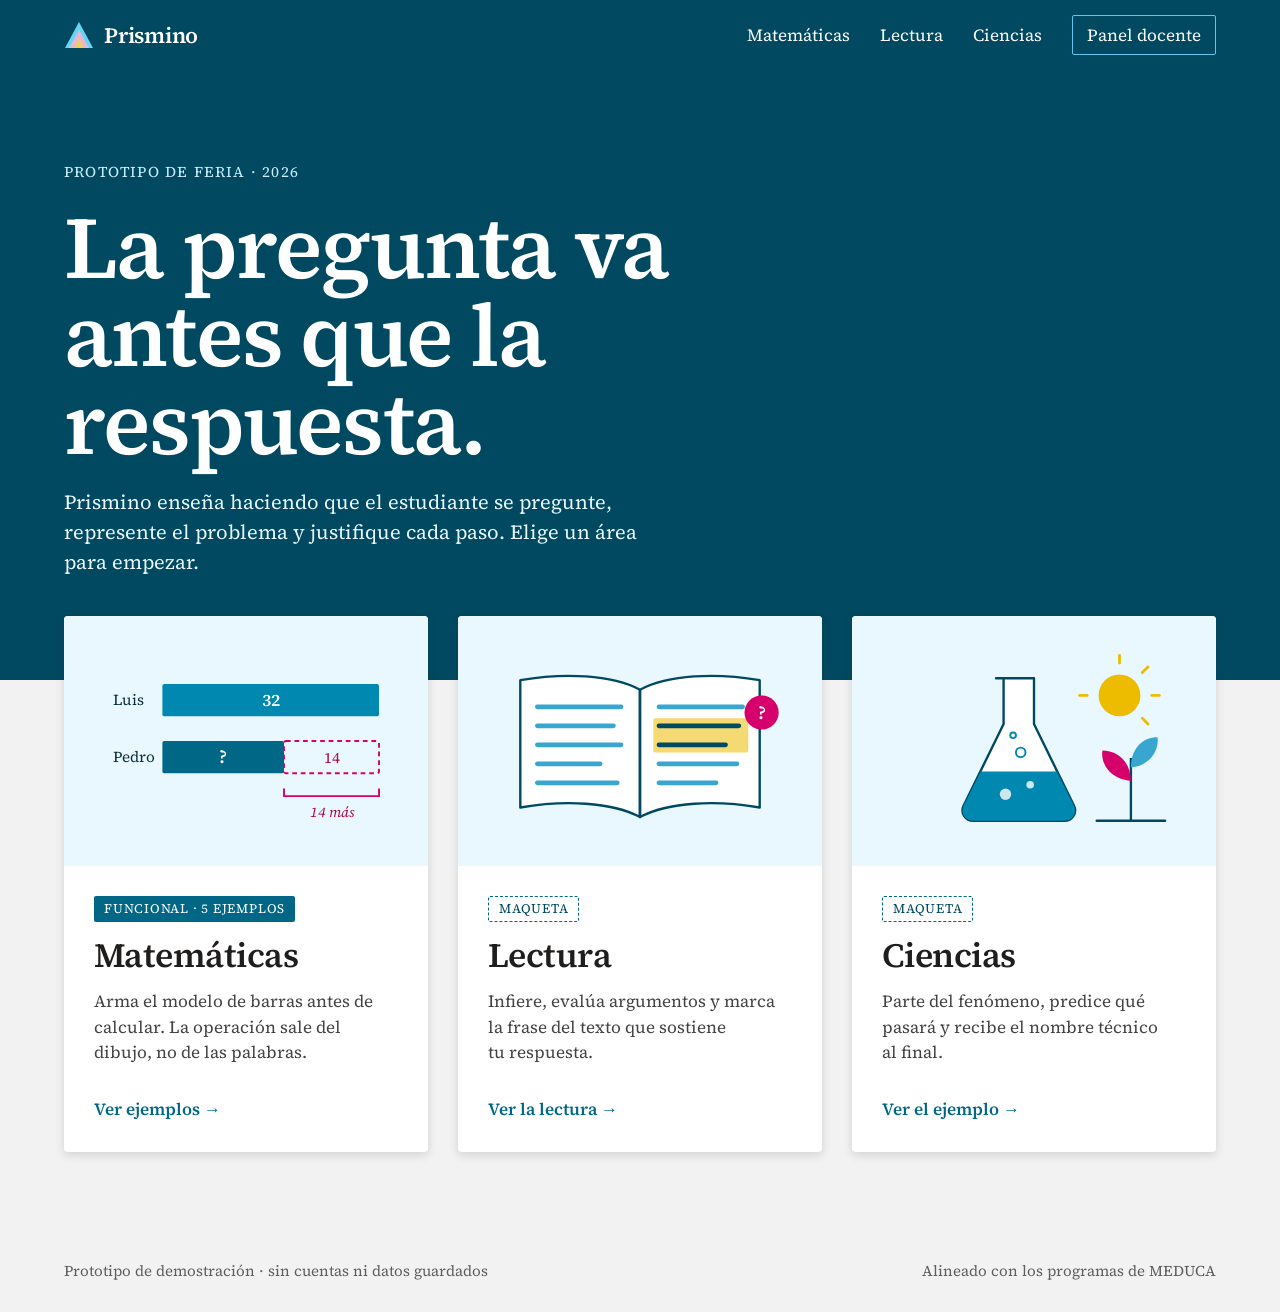
<file: index.html>
<!DOCTYPE html>
<html lang="es">
<head>
  <meta charset="utf-8">
  <meta name="viewport" content="width=device-width, initial-scale=1">
  <title>Prismino · Prototipo de feria</title>
  <meta name="description" content="Prototipo de Prismino: matemáticas, lectura y ciencias que empiezan por la pregunta.">
  <link rel="stylesheet" href="css/base.css">
  <link rel="stylesheet" href="css/hub.css">
</head>
<body>
<div class="hub">
  <header class="hub-cabecera">
    <nav class="hub-nav" aria-label="Principal">
      <a class="hub-marca" href="index.html">
        <svg class="hub-logo" width="30" height="28" viewBox="0 0 30 28" aria-hidden="true">
          <g class="mezcla-pantalla">
            <path class="f-accent-400" d="M15 1 L29 27 H1 Z"/>
            <path class="f-accent-2-400" d="M15 9 L25 27 H5 Z" opacity="0.85"/>
            <path class="f-amarillo" d="M15 17 L20 27 H10 Z"/>
          </g>
        </svg>
        <span>Prismino</span>
      </a>
      <ul class="hub-nav__enlaces">
        <li><a href="matematicas.html">Matemáticas</a></li>
        <li><a href="lectura.html">Lectura</a></li>
        <li><a href="ciencias.html">Ciencias</a></li>
        <li><a class="hub-nav__docente" href="docente.html">Panel docente</a></li>
      </ul>
    </nav>

    <div class="hub-hero">
      <span class="hub-hero__antetitulo">Prototipo de feria · 2026</span>
      <h1>La pregunta va antes que la respuesta.</h1>
      <p>Prismino enseña haciendo que el estudiante se pregunte, represente el problema y justifique cada paso. Elige un área para empezar.</p>
    </div>
  </header>

  <main class="hub-main">
    <div class="area-grid">

      <a class="area-card" href="matematicas.html">
        <div class="area-card__ilustracion">
          <svg class="ilustracion" viewBox="0 0 320 200" role="img" aria-label="Modelo de barras: Luis 32, Pedro ?, diferencia 14">
            <text class="f-accent-900" x="20" y="62" font-size="16">Luis</text>
            <rect class="f-accent" x="72" y="40" width="228" height="34" rx="2"/>
            <text class="f-papel" x="186" y="63" text-anchor="middle" font-size="18" font-weight="600">32</text>
            <text class="f-accent-900" x="20" y="122" font-size="16">Pedro</text>
            <rect class="f-accent-700" x="72" y="100" width="128" height="34" rx="2"/>
            <text class="f-papel" x="136" y="123" text-anchor="middle" font-size="20" font-weight="600">?</text>
            <rect class="s-accent-2" x="200" y="100" width="100" height="34" rx="2" fill="none" stroke-width="2" stroke-dasharray="5 4"/>
            <text class="f-accent-2-700" x="250" y="123" text-anchor="middle" font-size="16">14</text>
            <path class="s-accent-2" d="M200 150 V158 H300 V150" fill="none" stroke-width="2"/>
            <text class="f-accent-2-700" x="250" y="180" text-anchor="middle" font-style="italic" font-size="15">14 más</text>
          </svg>
        </div>
        <div class="area-card__cuerpo">
          <span class="estado">Funcional · 5 ejemplos</span>
          <h2>Matemáticas</h2>
          <p>Arma el modelo de barras antes de calcular. La operación sale del dibujo, no de las palabras.</p>
          <span class="area-card__accion">Ver ejemplos →</span>
        </div>
      </a>

      <a class="area-card" href="lectura.html">
        <div class="area-card__ilustracion">
          <svg class="ilustracion" viewBox="0 0 320 200" role="img" aria-label="Libro abierto con una frase marcada como evidencia">
            <path class="f-papel s-accent-800" d="M160 46 C130 30 80 28 34 36 V170 C80 162 130 164 160 180 Z" stroke-width="2.5" stroke-linejoin="round"/>
            <path class="f-papel s-accent-800" d="M160 46 C190 30 240 28 286 36 V170 C240 162 190 164 160 180 Z" stroke-width="2.5" stroke-linejoin="round"/>
            <path class="s-accent-800" d="M160 46 V180" stroke-width="2.5"/>
            <g class="s-accent-500" stroke-width="5" stroke-linecap="round">
              <path d="M52 64 H140"/><path d="M52 84 H132"/><path d="M52 104 H140"/><path d="M52 124 H118"/><path d="M52 144 H136"/>
              <path d="M180 64 H268"/><path d="M180 124 H262"/><path d="M180 144 H240"/>
            </g>
            <rect class="f-amarillo" x="174" y="76" width="100" height="36" rx="2" opacity="0.55"/>
            <g class="s-accent-800" stroke-width="5" stroke-linecap="round"><path d="M180 84 H264"/><path d="M180 104 H250"/></g>
            <circle class="f-accent-2" cx="288" cy="70" r="18"/>
            <text class="f-papel" x="288" y="77" text-anchor="middle" font-size="20" font-weight="600">?</text>
          </svg>
        </div>
        <div class="area-card__cuerpo">
          <span class="estado estado--maqueta">Maqueta</span>
          <h2>Lectura</h2>
          <p>Infiere, evalúa argumentos y marca la frase del texto que sostiene tu respuesta.</p>
          <span class="area-card__accion">Ver la lectura →</span>
        </div>
      </a>

      <a class="area-card" href="ciencias.html">
        <div class="area-card__ilustracion">
          <svg class="ilustracion" viewBox="0 0 320 200" role="img" aria-label="Matraz con líquido, burbujas y una planta">
            <circle class="f-amarillo" cx="250" cy="52" r="22"/>
            <g class="s-amarillo" stroke-width="3" stroke-linecap="round"><path d="M250 18 V10"/><path d="M284 52 H292"/><path d="M274 28 L280 22"/><path d="M274 76 L280 82"/><path d="M216 52 H208"/></g>
            <path class="f-papel s-accent-800" d="M120 34 H160 M128 34 V82 L86 168 C82 176 88 184 96 184 H192 C200 184 206 176 202 168 L160 82 V34" stroke-width="2.5" stroke-linejoin="round" stroke-linecap="round"/>
            <path class="f-accent" d="M104 132 H184 L202 168 C206 176 200 184 192 184 H96 C88 184 82 176 86 168 Z"/>
            <circle class="f-papel" cx="130" cy="156" r="6" opacity="0.8"/><circle class="f-papel" cx="156" cy="146" r="4" opacity="0.8"/>
            <circle class="s-accent" cx="146" cy="112" r="5" fill="none" stroke-width="2"/><circle class="s-accent" cx="138" cy="94" r="3" fill="none" stroke-width="2"/>
            <path class="s-accent-800" d="M262 184 V118" stroke-width="2.5"/>
            <path class="f-accent-2" d="M262 142 C240 140 230 124 232 110 C248 110 262 122 262 142 Z"/>
            <path class="f-accent-500" d="M262 128 C282 126 292 110 290 96 C274 96 262 108 262 128 Z"/>
            <path class="s-accent-800" d="M226 184 H298" stroke-width="2.5" stroke-linecap="round"/>
          </svg>
        </div>
        <div class="area-card__cuerpo">
          <span class="estado estado--maqueta">Maqueta</span>
          <h2>Ciencias</h2>
          <p>Parte del fenómeno, predice qué pasará y recibe el nombre técnico al final.</p>
          <span class="area-card__accion">Ver el ejemplo →</span>
        </div>
      </a>

    </div>
  </main>

  <footer class="hub-pie">
    <span>Prototipo de demostración · sin cuentas ni datos guardados</span>
    <span>Alineado con los programas de MEDUCA</span>
  </footer>
</div>
</body>
</html>
</file>
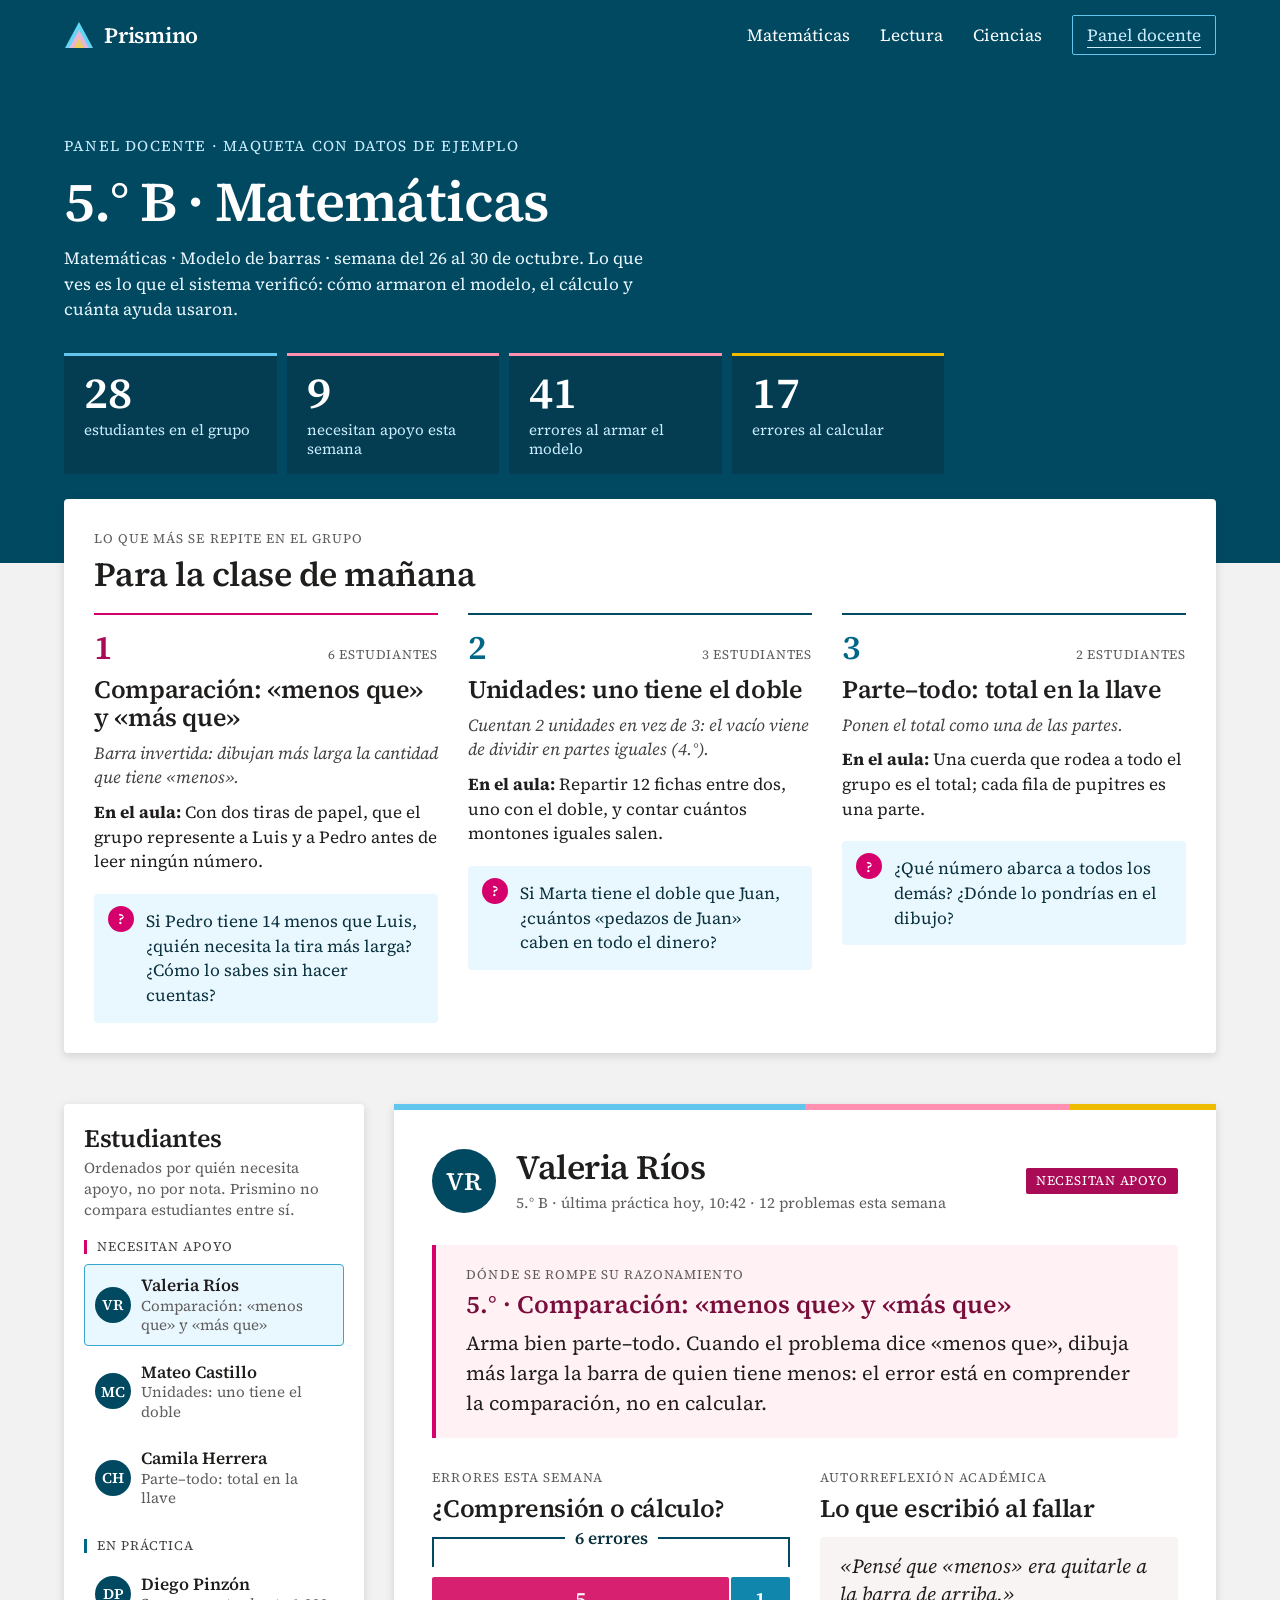
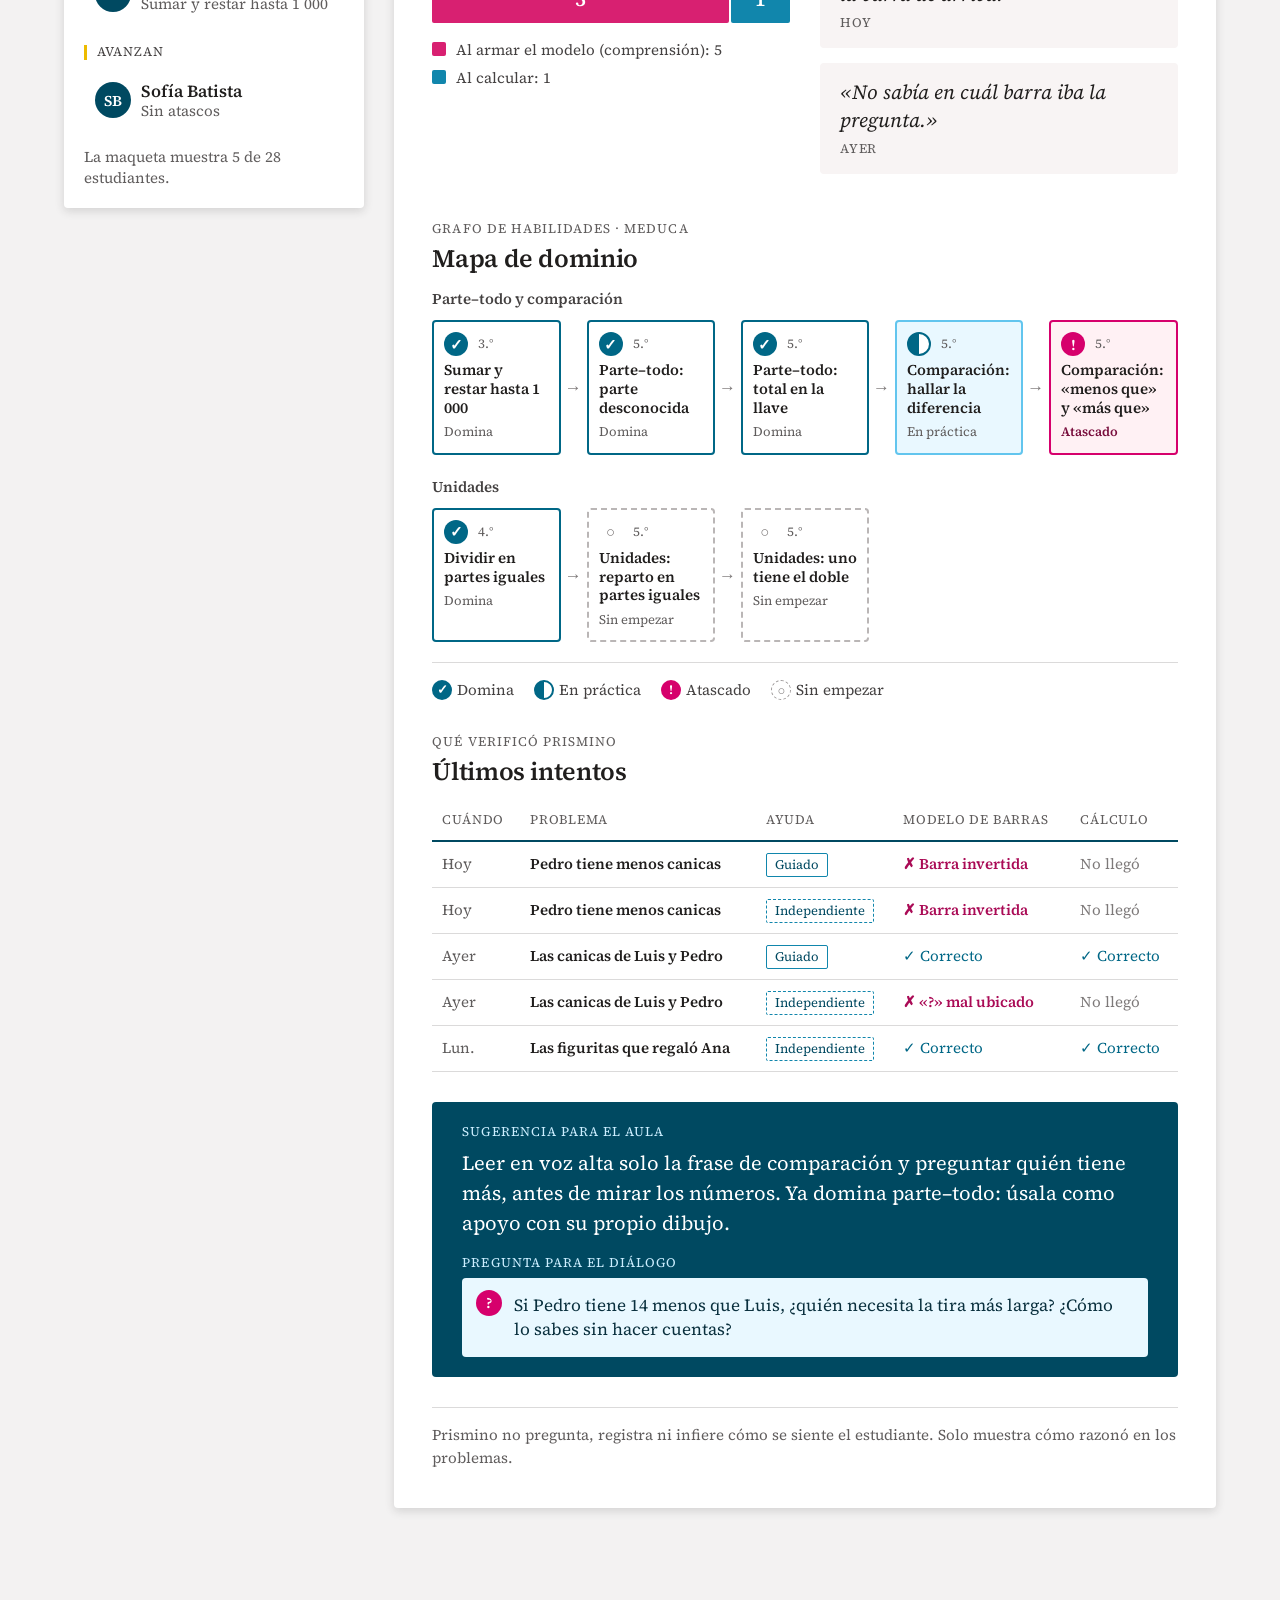
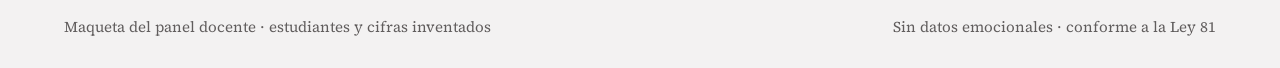
<file: docente.html>
<!DOCTYPE html>
<html lang="es">
<head>
  <meta charset="utf-8">
  <meta name="viewport" content="width=device-width, initial-scale=1">
  <title>Panel docente · Prismino</title>
  <meta name="description" content="Maqueta del panel docente de Prismino: dónde se rompe el razonamiento de cada estudiante, con datos de ejemplo.">
  <link rel="stylesheet" href="css/base.css">
  <link rel="stylesheet" href="css/hub.css">
  <link rel="stylesheet" href="css/docente.css">
</head>
<body>
<div class="hub">
  <header class="hub-cabecera">
    <nav class="hub-nav" aria-label="Principal">
      <a class="hub-marca" href="index.html">
        <svg class="hub-logo" width="30" height="28" viewBox="0 0 30 28" aria-hidden="true">
          <g class="mezcla-pantalla">
            <path class="f-accent-400" d="M15 1 L29 27 H1 Z"/>
            <path class="f-accent-2-400" d="M15 9 L25 27 H5 Z" opacity="0.85"/>
            <path class="f-amarillo" d="M15 17 L20 27 H10 Z"/>
          </g>
        </svg>
        <span>Prismino</span>
      </a>
      <ul class="hub-nav__enlaces">
        <li><a href="matematicas.html">Matemáticas</a></li>
        <li><a href="lectura.html">Lectura</a></li>
        <li><a href="ciencias.html">Ciencias</a></li>
        <li><a class="hub-nav__docente" href="docente.html" aria-current="page">Panel docente</a></li>
      </ul>
    </nav>

    <div class="hub-hero hub-hero--compacta docente-hero">
      <span class="hub-hero__antetitulo">Panel docente · Maqueta con datos de ejemplo</span>
      <h1 id="grupo-titulo">Grupo</h1>
      <p id="grupo-sub"></p>
      <dl class="cifras" id="cifras"></dl>
    </div>
  </header>

  <main class="hub-main docente-main">
    <p class="lista-aviso" id="docente-aviso" hidden>No se pudieron cargar los datos de ejemplo. Revisa que exista <code>data/docente.js</code>.</p>

    <section class="clase" aria-labelledby="clase-titulo">
      <div class="seccion-cabecera">
        <span class="seccion-antetitulo">Lo que más se repite en el grupo</span>
        <h2 id="clase-titulo">Para la clase de mañana</h2>
      </div>
      <ol class="clase-grid" id="clase"></ol>
    </section>

    <div class="panel">
      <aside class="grupo" aria-labelledby="grupo-lista-titulo">
        <h2 id="grupo-lista-titulo">Estudiantes</h2>
        <p class="grupo__nota">Ordenados por quién necesita apoyo, no por nota. Prismino no compara estudiantes entre sí.</p>
        <div id="grupo-lista"></div>
        <p class="grupo__nota" id="grupo-resto"></p>
      </aside>

      <article class="ficha" id="ficha" aria-live="polite"></article>
    </div>
  </main>

  <footer class="hub-pie">
    <span>Maqueta del panel docente · estudiantes y cifras inventados</span>
    <span>Sin datos emocionales · conforme a la Ley 81</span>
  </footer>
</div>

<script src="data/docente.js"></script>
<script>
  // Arma el panel desde window.DOCENTE (data/docente.js).
  (function () {
    "use strict";

    var D = window.DOCENTE;
    if (!D || !Array.isArray(D.estudiantes) || D.estudiantes.length === 0) {
      document.getElementById("docente-aviso").hidden = false;
      return;
    }

    var ESTADOS = {
      domina:    { texto: "Domina", icono: "✓" },
      practica:  { texto: "En práctica", icono: "" },
      atascado:  { texto: "Atascado", icono: "!" },
      pendiente: { texto: "Sin empezar", icono: "○" }
    };
    var AYUDAS = {
      resuelto: "Ejemplo resuelto",
      guiado: "Guiado",
      independiente: "Independiente"
    };
    var PRIORIDADES = [
      { clave: "apoyo", titulo: "Necesitan apoyo" },
      { clave: "practica", titulo: "En práctica" },
      { clave: "avanza", titulo: "Avanzan" }
    ];

    // Atajo para crear elementos; el texto siempre entra como textContent.
    function el(etiqueta, clase, texto) {
      var nodo = document.createElement(etiqueta);
      if (clase) nodo.className = clase;
      if (texto != null) nodo.textContent = texto;
      return nodo;
    }

    function habilidad(id) {
      return (D.habilidades && D.habilidades[id]) || { nombre: id, grado: "" };
    }

    function iniciales(nombre) {
      return nombre.split(/\s+/).slice(0, 2).map(function (p) { return p.charAt(0); }).join("");
    }

    // — cabecera del grupo —
    var g = D.grupo || {};
    document.getElementById("grupo-titulo").textContent = (g.nombre || "Grupo") + " · Matemáticas";
    document.getElementById("grupo-sub").textContent =
      (g.area || "") + " · semana del " + (g.semana || "—") + ". Lo que ves es lo que el sistema verificó: cómo armaron el modelo, el cálculo y cuánta ayuda usaron.";

    var cifras = document.getElementById("cifras");
    [
      [g.estudiantes, "estudiantes en el grupo"],
      [g.necesitan_apoyo, "necesitan apoyo esta semana"],
      [g.errores_estructura, "errores al armar el modelo"],
      [g.errores_calculo, "errores al calcular"]
    ].forEach(function (c) {
      var item = el("div", "cifra");
      item.append(el("dt", "cifra__rotulo", c[1]), el("dd", "cifra__numero", c[0] != null ? String(c[0]) : "—"));
      cifras.appendChild(item);
    });

    // — para la clase de mañana —
    var clase = document.getElementById("clase");
    (D.clase || []).forEach(function (c, i) {
      var h = habilidad(c.habilidad);
      var item = el("li", "clase-card");
      var cab = el("div", "clase-card__cabecera");
      cab.append(el("span", "clase-card__orden", String(i + 1)), el("span", "clase-card__cuantos", c.estudiantes + " estudiantes"));
      var titulo = el("h3", null, h.nombre);
      var error = el("p", "clase-card__error", c.error);
      var sug = el("p", "clase-card__sugerencia");
      sug.append(el("strong", null, "En el aula: "), document.createTextNode(c.sugerencia));
      var preg = el("blockquote", "pregunta", c.pregunta);
      item.append(cab, titulo, error, sug, preg);
      clase.appendChild(item);
    });

    // — lista de estudiantes —
    var lista = document.getElementById("grupo-lista");
    var botones = {};
    PRIORIDADES.forEach(function (p) {
      var del_grupo = D.estudiantes.filter(function (e) { return e.prioridad === p.clave; });
      if (del_grupo.length === 0) return;
      lista.appendChild(el("h3", "grupo__titulo grupo__titulo--" + p.clave, p.titulo));
      var ul = el("ul", "grupo__lista");
      del_grupo.forEach(function (e) {
        var li = el("li");
        var b = el("button", "alumno");
        b.type = "button";
        b.dataset.id = e.id;
        b.append(
          el("span", "alumno__monograma", iniciales(e.nombre)),
          el("span", "alumno__nombre", e.nombre),
          el("span", "alumno__foco", e.foco ? habilidad(e.foco).nombre : "Sin atascos")
        );
        b.addEventListener("click", function () { mostrar(e.id, true); });
        botones[e.id] = b;
        li.appendChild(b);
        ul.appendChild(li);
      });
      lista.appendChild(ul);
    });
    var resto = (g.estudiantes || 0) - D.estudiantes.length;
    if (resto > 0) {
      document.getElementById("grupo-resto").textContent =
        "La maqueta muestra " + D.estudiantes.length + " de " + g.estudiantes + " estudiantes.";
    }

    // — ficha del estudiante —
    var ficha = document.getElementById("ficha");

    function seccion(titulo, antetitulo) {
      var s = el("section", "ficha__seccion");
      if (antetitulo) s.appendChild(el("span", "seccion-antetitulo", antetitulo));
      s.appendChild(el("h3", null, titulo));
      return s;
    }

    // Los errores como un modelo de barras: una barra, dos partes, una llave con el total.
    function barraErrores(errores) {
      var total = (errores.estructura || 0) + (errores.calculo || 0);
      var cont = el("div", "errores");
      if (total === 0) {
        cont.appendChild(el("p", "errores__vacio", "Sin errores esta semana."));
        return cont;
      }
      var llave = el("div", "errores__llave");
      llave.appendChild(el("span", null, total + (total === 1 ? " error" : " errores")));
      var barra = el("div", "errores__barra");
      barra.setAttribute("role", "img");
      barra.setAttribute("aria-label", errores.estructura + " al armar el modelo y " + errores.calculo + " al calcular");
      [["estructura", "Al armar el modelo"], ["calculo", "Al calcular"]].forEach(function (t) {
        var n = errores[t[0]] || 0;
        if (n === 0) return;
        var seg = el("span", "errores__seg errores__seg--" + t[0], String(n));
        seg.style.flexGrow = n;
        seg.title = t[1] + ": " + n;
        barra.appendChild(seg);
      });
      var leyenda = el("ul", "errores__leyenda");
      [["estructura", "Al armar el modelo (comprensión)"], ["calculo", "Al calcular"]].forEach(function (t) {
        var li = el("li");
        li.append(el("span", "errores__muestra errores__muestra--" + t[0]), document.createTextNode(t[1] + ": " + (errores[t[0]] || 0)));
        leyenda.appendChild(li);
      });
      cont.append(llave, barra, leyenda);
      return cont;
    }

    function mapaDominio(e) {
      var cont = el("div", "mapa");
      (D.rutas || []).forEach(function (r) {
        var ruta = el("div", "ruta");
        ruta.appendChild(el("span", "ruta__nombre", r.nombre));
        var ol = el("ol", "ruta__cadena");
        r.habilidades.forEach(function (id) {
          var h = habilidad(id);
          var est = (e.dominio && e.dominio[id]) || "pendiente";
          var info = ESTADOS[est] || ESTADOS.pendiente;
          var li = el("li", "nodo nodo--" + est + (e.origen === id ? " nodo--origen" : ""));
          li.append(
            el("span", "nodo__icono", info.icono),
            el("span", "nodo__grado", h.grado),
            el("span", "nodo__nombre", h.nombre),
            el("span", "nodo__estado", e.origen === id ? info.texto + " · origen del vacío" : info.texto)
          );
          li.querySelector(".nodo__icono").setAttribute("aria-hidden", "true");
          ol.appendChild(li);
        });
        ruta.appendChild(ol);
        cont.appendChild(ruta);
      });
      var leyenda = el("ul", "mapa__leyenda");
      Object.keys(ESTADOS).forEach(function (k) {
        var li = el("li", "nodo--" + k);
        li.append(el("span", "nodo__icono", ESTADOS[k].icono), document.createTextNode(ESTADOS[k].texto));
        leyenda.appendChild(li);
      });
      cont.appendChild(leyenda);
      return cont;
    }

    function historial(e) {
      var envoltura = el("div", "tabla-envoltura");
      var tabla = el("table", "historial");
      var thead = el("thead");
      var fila = el("tr");
      ["Cuándo", "Problema", "Ayuda", "Modelo de barras", "Cálculo"].forEach(function (t) {
        var th = el("th", null, t);
        th.scope = "col";
        fila.appendChild(th);
      });
      thead.appendChild(fila);
      var tbody = el("tbody");
      (e.historial || []).forEach(function (h) {
        var tr = el("tr");
        tr.appendChild(el("td", "historial__fecha", h.fecha));
        tr.appendChild(el("td", "historial__problema", h.problema));
        var ayuda = el("td");
        ayuda.appendChild(el("span", "ayuda ayuda--" + h.ayuda, AYUDAS[h.ayuda] || h.ayuda));
        tr.appendChild(ayuda);
        tr.appendChild(resultado(h.estructura));
        tr.appendChild(h.estructura === "ok" ? resultado(h.calculo) : el("td", "res res--nulo", "No llegó"));
        tbody.appendChild(tr);
      });
      tabla.append(thead, tbody);
      envoltura.appendChild(tabla);
      return envoltura;
    }

    function resultado(valor) {
      if (valor === "ok") return el("td", "res res--ok", "✓ Correcto");
      if (valor == null) return el("td", "res res--nulo", "—");
      return el("td", "res res--error", "✗ " + valor);
    }

    function mostrar(id, enfocar) {
      var e = D.estudiantes.filter(function (x) { return x.id === id; })[0] || D.estudiantes[0];
      Object.keys(botones).forEach(function (k) {
        botones[k].setAttribute("aria-pressed", k === e.id ? "true" : "false");
      });
      try { history.replaceState(null, "", "#" + e.id); } catch (err) { /* file:// en algunos navegadores */ }

      ficha.textContent = "";

      // cabecera
      var cab = el("header", "ficha__cabecera");
      var mono = el("span", "ficha__monograma", iniciales(e.nombre));
      mono.setAttribute("aria-hidden", "true");
      var datos = el("div", "ficha__datos");
      var h2 = el("h2", null, e.nombre);
      h2.tabIndex = -1;
      datos.append(
        h2,
        el("p", "ficha__meta", (g.nombre || "") + " · última práctica " + e.ultima + " · " + e.problemas_semana + " problemas esta semana")
      );
      var prioridad = PRIORIDADES.filter(function (p) { return p.clave === e.prioridad; })[0];
      var sello = el("span", "sello sello--" + e.prioridad, prioridad ? prioridad.titulo : "");
      cab.append(mono, datos, sello);
      ficha.appendChild(cab);

      // diagnóstico
      var diag = el("section", "ficha__diagnostico");
      diag.appendChild(el("span", "seccion-antetitulo", "Dónde se rompe su razonamiento"));
      if (e.foco) {
        var foco = habilidad(e.foco);
        diag.appendChild(el("p", "ficha__foco", foco.grado + " · " + foco.nombre));
      }
      diag.appendChild(el("p", "ficha__resumen", e.resumen));
      if (e.origen && e.origen !== e.foco) {
        var o = habilidad(e.origen);
        diag.appendChild(el("p", "ficha__origen", "El vacío viene de " + o.grado + ": " + o.nombre + "."));
      }
      ficha.appendChild(diag);

      // estructura o cálculo + reflexión
      var fila = el("div", "ficha__fila");
      var sErr = seccion("¿Comprensión o cálculo?", "Errores esta semana");
      sErr.appendChild(barraErrores(e.errores || {}));
      var sRef = seccion("Lo que escribió al fallar", "Autorreflexión académica");
      if (e.reflexiones && e.reflexiones.length) {
        e.reflexiones.forEach(function (r) {
          var q = el("blockquote", "reflexion");
          q.append(el("p", null, "«" + r.texto + "»"), el("cite", null, r.fecha));
          sRef.appendChild(q);
        });
      } else {
        sRef.appendChild(el("p", "ficha__vacio", "No hubo fallos que pidieran reflexión esta semana."));
      }
      fila.append(sErr, sRef);
      ficha.appendChild(fila);

      // mapa de dominio
      var sMapa = seccion("Mapa de dominio", "Grafo de habilidades · MEDUCA");
      sMapa.appendChild(mapaDominio(e));
      ficha.appendChild(sMapa);

      // historial
      var sHist = seccion("Últimos intentos", "Qué verificó Prismino");
      sHist.appendChild(historial(e));
      ficha.appendChild(sHist);

      // sugerencia
      var sClase = el("section", "ficha__seccion ficha__clase");
      sClase.appendChild(el("span", "seccion-antetitulo", "Sugerencia para el aula"));
      sClase.appendChild(el("p", "ficha__sugerencia", e.sugerencia));
      var grupal = (D.clase || []).filter(function (c) { return c.habilidad === e.foco; })[0];
      if (grupal) {
        sClase.appendChild(el("span", "seccion-antetitulo", "Pregunta para el diálogo"));
        sClase.appendChild(el("blockquote", "pregunta", grupal.pregunta));
      }
      ficha.appendChild(sClase);

      ficha.appendChild(el("p", "ficha__privacidad",
        "Prismino no pregunta, registra ni infiere cómo se siente el estudiante. Solo muestra cómo razonó en los problemas."));

      if (enfocar) h2.focus({ preventScroll: window.matchMedia("(min-width: 960px)").matches });
    }

    mostrar(decodeURIComponent(location.hash.slice(1)) || D.estudiantes[0].id, false);
  })();
</script>
</body>
</html>
</file>
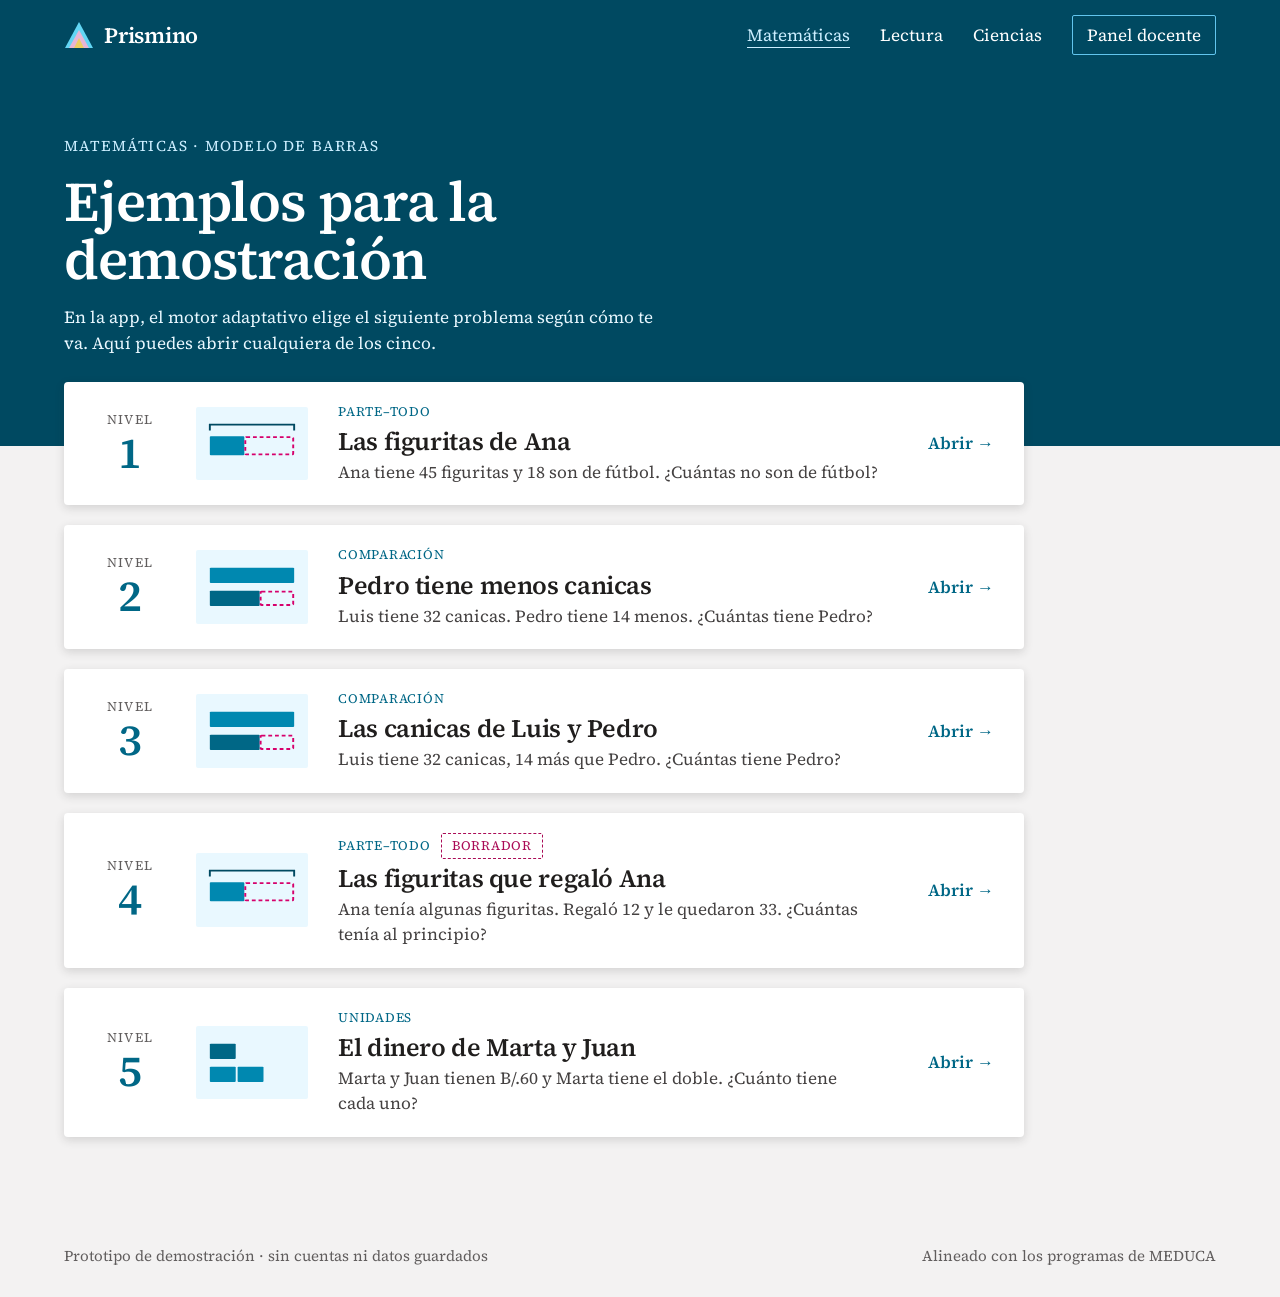
<file: matematicas.html>
<!DOCTYPE html>
<html lang="es">
<head>
  <meta charset="utf-8">
  <meta name="viewport" content="width=device-width, initial-scale=1">
  <title>Matemáticas · Prismino</title>
  <meta name="description" content="Ejemplos del modelo de barras para la demostración de Prismino.">
  <link rel="stylesheet" href="css/base.css">
  <link rel="stylesheet" href="css/hub.css">
</head>
<body>
<div class="hub">
  <header class="hub-cabecera">
    <nav class="hub-nav" aria-label="Principal">
      <a class="hub-marca" href="index.html">
        <svg class="hub-logo" width="30" height="28" viewBox="0 0 30 28" aria-hidden="true">
          <g class="mezcla-pantalla">
            <path class="f-accent-400" d="M15 1 L29 27 H1 Z"/>
            <path class="f-accent-2-400" d="M15 9 L25 27 H5 Z" opacity="0.85"/>
            <path class="f-amarillo" d="M15 17 L20 27 H10 Z"/>
          </g>
        </svg>
        <span>Prismino</span>
      </a>
      <ul class="hub-nav__enlaces">
        <li><a href="matematicas.html" aria-current="page">Matemáticas</a></li>
        <li><a href="lectura.html">Lectura</a></li>
        <li><a href="ciencias.html">Ciencias</a></li>
        <li><a class="hub-nav__docente" href="docente.html">Panel docente</a></li>
      </ul>
    </nav>

    <div class="hub-hero hub-hero--compacta">
      <span class="hub-hero__antetitulo">Matemáticas · Modelo de barras</span>
      <h1>Ejemplos para la demostración</h1>
      <p>En la app, el motor adaptativo elige el siguiente problema según cómo te va. Aquí puedes abrir cualquiera de los cinco.</p>
    </div>
  </header>

  <main class="hub-main">
    <ol class="niveles" id="niveles" aria-label="Niveles"></ol>
    <p class="lista-aviso" id="niveles-aviso" hidden>No se pudieron cargar los problemas. Revisa que exista <code>data/problemas.js</code>.</p>
  </main>

  <footer class="hub-pie">
    <span>Prototipo de demostración · sin cuentas ni datos guardados</span>
    <span>Alineado con los programas de MEDUCA</span>
  </footer>
</div>

<script src="data/problemas.js"></script>
<script>
  // Genera la lista de niveles desde window.PROBLEMAS (data/problemas.js).
  (function () {
    var TIPOS = {
      "parte-todo": "Parte–todo",
      "comparacion": "Comparación",
      "unidades": "Unidades"
    };

    // Iconos fijos por estructura (no contienen datos del archivo).
    var ICONOS = {
      "parte-todo":
        '<path class="s-accent-800" d="M4 14 V8 H92 V14" fill="none" stroke-width="2"/>' +
        '<rect class="f-accent" x="4" y="20" width="36" height="20" rx="1"/>' +
        '<rect class="s-accent-2" x="41" y="21" width="50" height="18" rx="1" fill="none" stroke-width="2" stroke-dasharray="4 3"/>',
      "comparacion":
        '<rect class="f-accent" x="4" y="8" width="88" height="16" rx="1"/>' +
        '<rect class="f-accent-700" x="4" y="32" width="52" height="16" rx="1"/>' +
        '<rect class="s-accent-2" x="57" y="33" width="34" height="14" rx="1" fill="none" stroke-width="2" stroke-dasharray="4 3"/>',
      "unidades":
        '<rect class="f-accent-700" x="4" y="8" width="27" height="16" rx="1"/>' +
        '<rect class="f-accent" x="4" y="32" width="27" height="16" rx="1"/>' +
        '<rect class="f-accent" x="33" y="32" width="27" height="16" rx="1"/>'
    };

    var lista = document.getElementById("niveles");
    var problemas = Array.isArray(window.PROBLEMAS) ? window.PROBLEMAS.slice() : [];

    if (problemas.length === 0) {
      document.getElementById("niveles-aviso").hidden = false;
      return;
    }

    problemas.sort(function (a, b) { return a.nivel - b.nivel; });

    problemas.forEach(function (p) {
      var item = document.createElement("li");
      item.className = "nivel";

      var enlace = document.createElement("a");
      enlace.href = "problema.html?id=" + encodeURIComponent(p.id);

      var numero = document.createElement("span");
      numero.className = "nivel__numero";
      numero.innerHTML = '<span class="nivel__rotulo">Nivel</span>';
      numero.appendChild(document.createTextNode(p.nivel));

      var icono = document.createElement("span");
      icono.className = "nivel__icono";
      icono.innerHTML = '<svg viewBox="0 0 96 56" aria-hidden="true">' + (ICONOS[p.tipo] || "") + "</svg>";

      var texto = document.createElement("div");
      texto.className = "nivel__texto";

      var meta = document.createElement("div");
      meta.className = "nivel__meta";
      var tipo = document.createElement("span");
      tipo.className = "nivel__tipo";
      tipo.textContent = TIPOS[p.tipo] || p.tipo;
      meta.appendChild(tipo);
      if (p.borrador) {
        var borrador = document.createElement("span");
        borrador.className = "estado estado--borrador";
        borrador.textContent = "Borrador";
        meta.appendChild(borrador);
      }

      var titulo = document.createElement("h2");
      titulo.textContent = p.titulo;

      var enunciado = document.createElement("p");
      enunciado.textContent = p.enunciado;

      texto.append(meta, titulo, enunciado);

      var accion = document.createElement("span");
      accion.className = "nivel__accion";
      accion.textContent = "Abrir →";

      enlace.append(numero, icono, texto, accion);
      item.appendChild(enlace);
      lista.appendChild(item);
    });
  })();
</script>
</body>
</html>
</file>
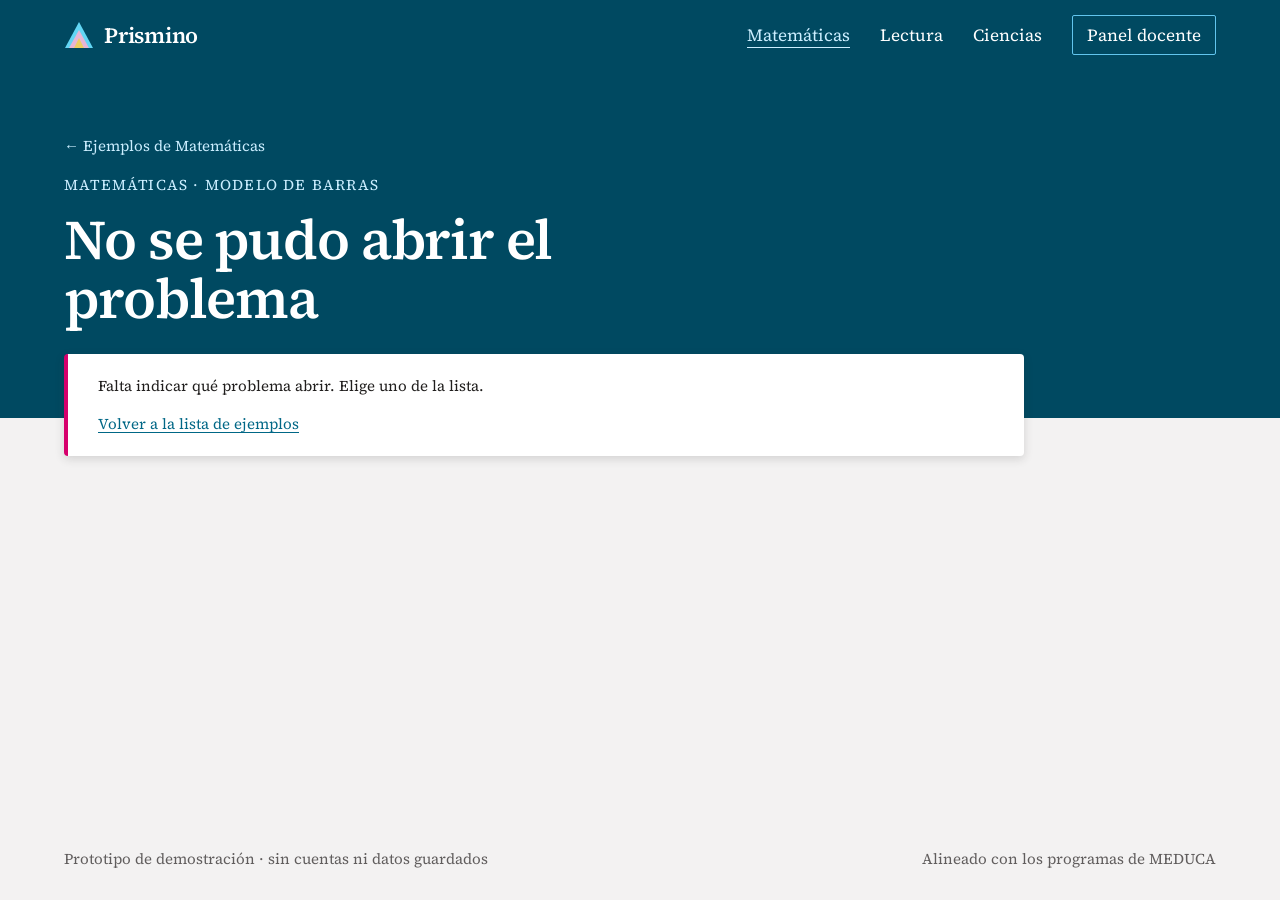
<file: problema.html>
<!DOCTYPE html>
<html lang="es">
<head>
  <meta charset="utf-8">
  <meta name="viewport" content="width=device-width, initial-scale=1">
  <title>Problema · Prismino</title>
  <meta name="description" content="Problema del modelo de barras: arma el modelo antes de calcular.">
  <link rel="stylesheet" href="css/base.css">
  <link rel="stylesheet" href="css/hub.css">
  <link rel="stylesheet" href="css/barras.css">
</head>
<body>
<div class="hub">
  <header class="hub-cabecera">
    <nav class="hub-nav" aria-label="Principal">
      <a class="hub-marca" href="index.html">
        <svg class="hub-logo" width="30" height="28" viewBox="0 0 30 28" aria-hidden="true">
          <g class="mezcla-pantalla">
            <path class="f-accent-400" d="M15 1 L29 27 H1 Z"/>
            <path class="f-accent-2-400" d="M15 9 L25 27 H5 Z" opacity="0.85"/>
            <path class="f-amarillo" d="M15 17 L20 27 H10 Z"/>
          </g>
        </svg>
        <span>Prismino</span>
      </a>
      <ul class="hub-nav__enlaces">
        <li><a href="matematicas.html" aria-current="page">Matemáticas</a></li>
        <li><a href="lectura.html">Lectura</a></li>
        <li><a href="ciencias.html">Ciencias</a></li>
        <li><a class="hub-nav__docente" href="docente.html">Panel docente</a></li>
      </ul>
    </nav>

    <div class="hub-hero hub-hero--compacta">
      <a class="hub-hero__volver" href="matematicas.html">← Ejemplos de Matemáticas</a>
      <span class="hub-hero__antetitulo" id="antetitulo">Matemáticas · Modelo de barras</span>
      <h1 id="titulo">Problema</h1>
      <div class="hero-etiquetas" id="etiquetas"></div>
    </div>
  </header>

  <main class="hub-main problema-main">
    <div class="problema" id="problema" hidden>
      <div class="problema__trabajo">
        <section class="panel enunciado" aria-labelledby="enunciado-rotulo">
          <span class="panel__rotulo" id="enunciado-rotulo">Problema</span>
          <p class="enunciado__texto" id="enunciado"></p>
        </section>

        <section class="panel taller" id="taller" aria-label="Modelo de barras" hidden>
          <div class="taller__cabeza">
            <span class="panel__rotulo">Modelo de barras</span>
            <div class="herramientas" id="herramientas"></div>
          </div>
          <svg class="escena" id="escena" viewBox="0 0 800 200" role="group" aria-label="Modelo de barras"></svg>
          <div class="bandeja" id="bandeja" data-destino="bandeja">
            <span class="panel__rotulo">Tarjetas</span>
            <div class="bandeja__lista" id="bandeja-lista"></div>
          </div>
        </section>
      </div>

      <aside class="guia" aria-label="Prismino">
        <svg class="guia__personaje" viewBox="0 0 60 56" aria-hidden="true">
          <path class="f-accent-400" d="M30 2 L58 54 H2 Z"/>
          <path class="f-accent-2-400" d="M30 18 L50 54 H10 Z" opacity="0.85"/>
          <path class="f-amarillo" d="M30 34 L40 54 H20 Z"/>
          <circle class="f-accent-900" cx="26" cy="29" r="2.4"/>
          <circle class="f-accent-900" cx="34" cy="29" r="2.4"/>
        </svg>
        <div class="guia__globo">
          <p class="guia__paso" id="guia-paso"></p>
          <p class="guia__texto" id="guia-texto" aria-live="polite"></p>
          <div class="guia__extra" id="guia-extra"></div>
          <p class="guia__estado" id="guia-estado" aria-live="polite"></p>
          <div class="guia__acciones" id="guia-acciones"></div>
        </div>
      </aside>
    </div>

    <div class="lista-aviso" id="aviso" hidden>
      <p id="aviso-texto"></p>
      <a href="matematicas.html">Volver a la lista de ejemplos</a>
    </div>
  </main>

  <footer class="hub-pie">
    <span>Prototipo de demostración · sin cuentas ni datos guardados</span>
    <span>Alineado con los programas de MEDUCA</span>
  </footer>
</div>

<!-- Scripts clásicos (sin type="module") para que la página funcione también con file:// -->
<script src="data/problemas.js"></script>
<script src="js/barras/modelo.js"></script>
<script src="js/barras/verificador.js"></script>
<script src="js/barras/render.js"></script>
<script src="js/barras/arrastre.js"></script>
<script src="js/reglas.js"></script>
<script src="js/problema.js"></script>
</body>
</html>
</file>
<file: css/base.css>
/* Prismino · base
   Tokens del sistema Broadsheet (claude.ai/design) + reset común a todas las páginas.
   Colores, tipografías y espaciado viven aquí; las demás hojas solo usan var(--…). */

/* Source Serif 4 autoalojada (SIL OFL, ver assets/fonts/OFL.txt) para que funcione sin internet.
   El archivo normal es variable: cubre 400 y 600. Subconjunto latino (incluye tildes, ñ, ¿, ¡). */
@font-face {
  font-family: "Source Serif 4";
  font-style: normal;
  font-weight: 200 900;
  font-display: swap;
  src: url("../assets/fonts/SourceSerif4-latin.woff2") format("woff2");
}
@font-face {
  font-family: "Source Serif 4";
  font-style: italic;
  font-weight: 400;
  font-display: swap;
  src: url("../assets/fonts/SourceSerif4-Italic-latin.woff2") format("woff2");
}

:root {
  /* — color — */
  --color-bg: #f3f2f2;
  --color-surface: #eae9e9;
  --color-paper: #ffffff;
  --color-text: #201e1d;
  --color-accent: #0088b0;
  --color-accent-2: #d6006c;
  --color-divider: color-mix(in srgb, #201e1d 16%, transparent);

  --color-neutral-100: #f8f4f4;
  --color-neutral-200: #eae7e7;
  --color-neutral-300: #d7d3d3;
  --color-neutral-400: #bab6b6;
  --color-neutral-500: #9b9797;
  --color-neutral-600: #7d7979;
  --color-neutral-700: #605d5d;
  --color-neutral-800: #444141;
  --color-neutral-900: #2d2b2b;

  --color-accent-100: #e9f8ff;
  --color-accent-200: #cbeeff;
  --color-accent-300: #99e0ff;
  --color-accent-400: #62c5ee;
  --color-accent-500: #38a6cf;
  --color-accent-600: #1186ac;
  --color-accent-700: #006786;
  --color-accent-800: #004961;
  --color-accent-900: #0a303e;

  --color-accent-2-100: #fff1f4;
  --color-accent-2-200: #ffdee6;
  --color-accent-2-300: #ffc0d0;
  --color-accent-2-400: #ff90b1;
  --color-accent-2-500: #ff458e;
  --color-accent-2-600: #d82071;
  --color-accent-2-700: #aa0b56;
  --color-accent-2-800: #790e3d;
  --color-accent-2-900: #4b1528;

  /* Color de ilustración (logo, resaltados); nunca para texto ni controles. */
  --color-process-yellow: #edbb00;

  /* Señal: marca dónde está el error en el modelo, sin decir qué está mal. */
  --color-senal: var(--color-accent-2);
  --color-senal-fondo: var(--color-accent-2-100);

  /* — tipografía — */
  --font-heading: "Source Serif 4", Georgia, "Times New Roman", serif;
  --font-heading-weight: 600;
  --font-body: "Source Serif 4", Georgia, "Times New Roman", serif;

  --text-xs: 13px;   /* etiquetas en mayúsculas */
  --text-sm: 15px;   /* pie, texto base */
  --text-md: 17px;   /* cuerpo de tarjeta */
  --text-lg: 20px;   /* entradilla */
  --text-brand: 22px;
  --text-h3: 25px;
  --text-h2: 34px;
  --text-numero: 44px;  /* número de nivel */
  --text-title: clamp(36px, 5vw, 56px);  /* título de páginas interiores */
  --text-display: clamp(44px, 7vw, 88px);

  /* — espaciado — */
  --space-1: 5px;
  --space-2: 10px;
  --space-3: 15px;
  --space-4: 20px;
  --space-6: 30px;
  --space-8: 40px;
  --page-gutter: clamp(20px, 5vw, 72px);
  --page-max: 1280px;

  /* — forma y elevación — */
  --radius-sm: 1px;
  --radius-md: 2px;
  --radius-lg: 4px;
  --radius-pill: 999px;  /* tarjetas de números */

  --shadow-sm: 0 1px 2px color-mix(in srgb, #2d2b2b 14%, transparent);
  --shadow-md: 0 3px 10px color-mix(in srgb, #2d2b2b 16%, transparent);
  --shadow-lg: 0 12px 32px color-mix(in srgb, #2d2b2b 22%, transparent);
}

/* — reset — */
*, *::before, *::after { box-sizing: border-box; }

body {
  margin: 0;
  background: var(--color-bg);
  color: var(--color-text);
  font-family: var(--font-body);
  font-size: var(--text-sm);
  line-height: 1.55;
  font-weight: 400;
}

h1, h2, h3, h4 {
  font-family: var(--font-heading);
  font-weight: var(--font-heading-weight);
  line-height: 1.12;
  letter-spacing: -0.015em;
  margin: 0 0 var(--space-2);
}

p { margin: 0 0 var(--space-3); }

a { color: var(--color-accent-700); text-underline-offset: 3px; }
a:hover { color: var(--color-accent-800); }

img, svg { display: block; max-width: 100%; }

:focus { outline: none; }
:focus-visible { outline: 2px solid var(--color-accent); outline-offset: 2px; }
::selection { background: color-mix(in srgb, var(--color-accent) 30%, transparent); }
</file>
<file: css/hub.css>
/* Prismino · hub (index.html)
   Solo layout y estilos del hub; todos los valores salen de css/base.css. */

.hub {
  min-height: 100vh;
  display: flex;
  flex-direction: column;
}

/* — cabecera: barra + portada sobre el mismo fondo — */
.hub-cabecera {
  background: var(--color-accent-800);
  color: var(--color-paper);
}

.hub-nav {
  padding: var(--space-3) var(--page-gutter);
  display: flex;
  align-items: center;
  justify-content: space-between;
  gap: var(--space-4);
  flex-wrap: wrap;
}

.hub-marca {
  display: flex;
  align-items: center;
  gap: var(--space-2);
  color: var(--color-paper);
  text-decoration: none;
  font-family: var(--font-heading);
  font-weight: var(--font-heading-weight);
  font-size: var(--text-brand);
  letter-spacing: -0.01em;
}
.hub-marca:hover { color: var(--color-paper); }

.hub-nav__enlaces {
  display: flex;
  align-items: center;
  gap: var(--space-2) var(--space-6);
  flex-wrap: wrap;
  margin: 0;
  padding: 0;
  list-style: none;
  font-size: var(--text-md);
}
.hub-nav__enlaces a {
  color: var(--color-paper);
  text-decoration: none;
}
.hub-nav__enlaces a:hover,
.hub-nav__enlaces a:focus-visible {
  color: var(--color-accent-200);
  text-decoration: underline;
}

/* Panel docente: enlace con marco, para distinguirlo de las áreas. */
.hub-nav__docente {
  display: inline-block;
  padding: 6px 14px;
  border: 1px solid var(--color-accent-400);
  border-radius: var(--radius-md);
}

.hub-hero {
  max-width: 880px;
  display: flex;
  flex-direction: column;
  gap: var(--space-4);
  padding: clamp(40px, 7vw, 96px) var(--page-gutter) clamp(56px, 8vw, 112px);
}
.hub-hero__antetitulo {
  font-size: var(--text-sm);
  letter-spacing: 0.08em;
  text-transform: uppercase;
  color: var(--color-accent-200);
}
.hub-hero h1 {
  margin: 0;
  font-size: var(--text-display);
  line-height: 1;
  letter-spacing: -0.02em;
  color: var(--color-paper);
}
.hub-hero p {
  margin: 0;
  max-width: 600px;
  font-size: var(--text-lg);
  line-height: 1.5;
  color: var(--color-accent-100);
  text-wrap: pretty;
}

/* — tarjetas de área — */
.hub-main {
  flex: 1;
  padding: 0 var(--page-gutter) clamp(48px, 6vw, 80px);
  margin-top: clamp(-72px, -5vw, -40px); /* las tarjetas suben sobre la cabecera */
}

.area-grid {
  display: grid;
  grid-template-columns: repeat(auto-fit, minmax(min(100%, 300px), 1fr));
  gap: var(--space-6);
  max-width: var(--page-max);
}

.area-card {
  display: flex;
  flex-direction: column;
  overflow: hidden;
  background: var(--color-paper);
  border-radius: var(--radius-lg);
  box-shadow: var(--shadow-md);
  color: var(--color-text);
  text-decoration: none;
  transition: transform .2s, box-shadow .2s;
}
.area-card:hover,
.area-card:focus-visible {
  color: var(--color-text);
  transform: translateY(-4px);
  box-shadow: var(--shadow-lg);
}
@media (prefers-reduced-motion: reduce) {
  .area-card { transition: none; }
  .area-card:hover, .area-card:focus-visible { transform: none; }
}

.area-card__ilustracion {
  aspect-ratio: 16 / 10;
  display: flex;
  align-items: center;
  justify-content: center;
  padding: var(--space-6);
  background: var(--color-accent-100);
}
.area-card__ilustracion svg { width: 100%; height: 100%; }

.area-card__cuerpo {
  flex: 1;
  display: flex;
  flex-direction: column;
  gap: var(--space-3);
  padding: var(--space-6);
}
.area-card__cuerpo h2 {
  margin: 0;
  font-size: var(--text-h2);
  line-height: 1.1;
}
.area-card__cuerpo p {
  margin: 0;
  font-size: var(--text-md);
  line-height: 1.5;
  color: var(--color-neutral-800);
  text-wrap: pretty;
}
.area-card__accion {
  margin-top: auto;
  padding-top: var(--space-3);
  font-size: var(--text-md);
  font-weight: 600;
  color: var(--color-accent-700);
}

/* Estado del área: funcional (lleno) o maqueta (punteado). */
.estado {
  align-self: flex-start;
  padding: 3px 10px;
  border-radius: var(--radius-md);
  font-size: var(--text-xs);
  letter-spacing: 0.06em;
  text-transform: uppercase;
  color: var(--color-paper);
  background: var(--color-accent-700);
}
.estado--maqueta {
  padding: 2px 10px;
  border: 1px dashed var(--color-accent-700);
  color: var(--color-accent-800);
  background: none;
}

.estado--borrador {
  padding: 2px 10px;
  border: 1px dashed var(--color-accent-2-700);
  color: var(--color-accent-2-700);
  background: none;
}

/* — barra: página actual — */
.hub-nav__enlaces a[aria-current="page"] {
  color: var(--color-accent-200);
  text-decoration: underline;
  text-underline-offset: 6px;
}

/* — portada compacta (páginas interiores) — */
.hub-hero--compacta {
  gap: var(--space-3);
  padding-top: clamp(32px, 5vw, 64px);
  padding-bottom: clamp(56px, 7vw, 96px);
}
.hub-hero--compacta h1 { font-size: var(--text-title); line-height: 1.05; }
.hub-hero--compacta p { font-size: var(--text-md); }

/* — lista de niveles (matematicas.html) — */
.niveles {
  max-width: 960px;
  margin: 0;
  padding: 0;
  list-style: none;
  display: flex;
  flex-direction: column;
  gap: var(--space-4);
}

.nivel a {
  display: grid;
  grid-template-columns: 4.5rem 7rem 1fr auto;
  align-items: center;
  gap: var(--space-6);
  padding: var(--space-4) var(--space-6);
  background: var(--color-paper);
  border-radius: var(--radius-lg);
  box-shadow: var(--shadow-md);
  color: var(--color-text);
  text-decoration: none;
  transition: transform .2s, box-shadow .2s;
}
.nivel a:hover,
.nivel a:focus-visible {
  color: var(--color-text);
  transform: translateY(-3px);
  box-shadow: var(--shadow-lg);
}
@media (prefers-reduced-motion: reduce) {
  .nivel a { transition: none; }
  .nivel a:hover, .nivel a:focus-visible { transform: none; }
}

.nivel__numero {
  display: flex;
  flex-direction: column;
  align-items: center;
  font-family: var(--font-heading);
  font-weight: var(--font-heading-weight);
  font-size: var(--text-numero);
  line-height: 1;
  color: var(--color-accent-700);
}
.nivel__rotulo {
  margin-bottom: var(--space-1);
  font-family: var(--font-body);
  font-weight: 400;
  font-size: var(--text-xs);
  letter-spacing: 0.08em;
  text-transform: uppercase;
  color: var(--color-neutral-700);
}

.nivel__icono {
  display: block;
  padding: var(--space-2);
  border-radius: var(--radius-md);
  background: var(--color-accent-100);
}
.nivel__icono svg { width: 100%; height: auto; }

.nivel__texto {
  display: flex;
  flex-direction: column;
  gap: var(--space-1);
  min-width: 0;
}
.nivel__meta {
  display: flex;
  align-items: center;
  gap: var(--space-2);
  flex-wrap: wrap;
}
.nivel__tipo {
  font-size: var(--text-xs);
  letter-spacing: 0.06em;
  text-transform: uppercase;
  color: var(--color-accent-700);
}
.nivel__texto h2 {
  margin: 0;
  font-size: var(--text-h3);
}
.nivel__texto p {
  margin: 0;
  font-size: var(--text-md);
  line-height: 1.5;
  color: var(--color-neutral-800);
  text-wrap: pretty;
}

.nivel__accion {
  font-size: var(--text-md);
  font-weight: 600;
  color: var(--color-accent-700);
  white-space: nowrap;
}

@media (max-width: 640px) {
  .nivel a {
    grid-template-columns: auto 1fr;
    gap: var(--space-3) var(--space-4);
    padding: var(--space-4);
  }
  .nivel__icono { display: none; }
  .nivel__numero { align-self: start; }
  .nivel__accion { grid-column: 2; }
}

.lista-aviso {
  max-width: 960px;
  padding: var(--space-4) var(--space-6);
  background: var(--color-paper);
  border-left: 4px solid var(--color-accent-2);
  border-radius: var(--radius-lg);
  box-shadow: var(--shadow-md);
}

/* — pie — */
.hub-pie {
  display: flex;
  justify-content: space-between;
  gap: var(--space-4);
  flex-wrap: wrap;
  padding: var(--space-6) var(--page-gutter);
  font-size: var(--text-sm);
  color: var(--color-neutral-700);
}

/* — colores de las ilustraciones SVG —
   Los atributos fill/stroke no aceptan var() de forma fiable; las clases sí. */
.ilustracion text { font-family: var(--font-body); }
.mezcla-pantalla { mix-blend-mode: screen; }

.f-papel       { fill: var(--color-paper); }
.f-accent      { fill: var(--color-accent); }
.f-accent-400  { fill: var(--color-accent-400); }
.f-accent-500  { fill: var(--color-accent-500); }
.f-accent-700  { fill: var(--color-accent-700); }
.f-accent-900  { fill: var(--color-accent-900); }
.f-accent-2    { fill: var(--color-accent-2); }
.f-accent-2-400 { fill: var(--color-accent-2-400); }
.f-accent-2-700 { fill: var(--color-accent-2-700); }
.f-amarillo    { fill: var(--color-process-yellow); }

.s-accent      { stroke: var(--color-accent); }
.s-accent-500  { stroke: var(--color-accent-500); }
.s-accent-800  { stroke: var(--color-accent-800); }
.s-accent-2    { stroke: var(--color-accent-2); }
.s-amarillo    { stroke: var(--color-process-yellow); }
</file>
<file: css/docente.css>
/* Prismino · panel docente (docente.html, maqueta)
   Solo layout y estilos del panel; todos los valores salen de css/base.css.
   La cabecera, el pie y .lista-aviso vienen de css/hub.css. */

/* Colores de los errores: comprensión (armar el modelo) frente a cálculo.
   Par validado para daltonismo (protan/deutan/tritan) y con contraste ≥ 3:1 sobre papel. */
:root {
  --color-error-estructura: var(--color-accent-2-600);
  --color-error-calculo: var(--color-accent-600);
}

/* — cabecera: cifras del grupo — */
.docente-hero { max-width: var(--page-max); }

.cifras {
  display: grid;
  grid-template-columns: repeat(auto-fit, minmax(150px, 1fr));
  gap: var(--space-2);
  margin: var(--space-3) 0 0;
  max-width: 880px;
}
.cifra {
  display: flex;
  flex-direction: column-reverse;
  justify-content: flex-end;
  gap: var(--space-1);
  padding: var(--space-3) var(--space-4);
  border-top: 3px solid var(--color-accent-400);
  background: color-mix(in srgb, var(--color-accent-900) 45%, transparent);
}
.cifra:nth-child(2) { border-top-color: var(--color-accent-2-400); }
.cifra:nth-child(3) { border-top-color: var(--color-accent-2-400); }
.cifra:nth-child(4) { border-top-color: var(--color-process-yellow); }
.cifra__numero {
  margin: 0;
  font-family: var(--font-heading);
  font-weight: var(--font-heading-weight);
  font-size: var(--text-numero);
  line-height: 1;
  color: var(--color-paper);
}
.cifra__rotulo {
  font-size: var(--text-sm);
  line-height: 1.3;
  color: var(--color-accent-200);
}

/* — rótulos comunes — */
.seccion-antetitulo {
  display: block;
  margin-bottom: var(--space-1);
  font-size: var(--text-xs);
  letter-spacing: 0.08em;
  text-transform: uppercase;
  color: var(--color-neutral-700);
}
.seccion-cabecera h2 { font-size: var(--text-h2); margin: 0; }

.docente-main {
  display: flex;
  flex-direction: column;
  gap: clamp(32px, 4vw, 56px);
}
.docente-main > * { max-width: var(--page-max); width: 100%; }

/* — para la clase de mañana — */
.clase {
  padding: var(--space-6);
  background: var(--color-paper);
  border-radius: var(--radius-lg);
  box-shadow: var(--shadow-md);
}
.clase-grid {
  display: grid;
  grid-template-columns: repeat(auto-fit, minmax(min(100%, 280px), 1fr));
  gap: var(--space-6);
  margin: var(--space-4) 0 0;
  padding: 0;
  list-style: none;
}
.clase-card {
  display: flex;
  flex-direction: column;
  gap: var(--space-2);
  padding-top: var(--space-3);
  border-top: 2px solid var(--color-accent-800);
}
.clase-card:first-child { border-top-color: var(--color-accent-2); }
.clase-card__cabecera {
  display: flex;
  align-items: baseline;
  justify-content: space-between;
  gap: var(--space-2);
}
.clase-card__orden {
  font-family: var(--font-heading);
  font-weight: var(--font-heading-weight);
  font-size: var(--text-h2);
  line-height: 1;
  color: var(--color-accent-700);
}
.clase-card:first-child .clase-card__orden { color: var(--color-accent-2-700); }
.clase-card__cuantos {
  font-size: var(--text-xs);
  letter-spacing: 0.06em;
  text-transform: uppercase;
  color: var(--color-neutral-700);
}
.clase-card h3 { margin: 0; font-size: var(--text-h3); }
.clase-card p { margin: 0; font-size: var(--text-md); line-height: 1.45; text-wrap: pretty; }
.clase-card__error { color: var(--color-neutral-800); font-style: italic; }

/* Pregunta para el diálogo: la voz de Prismino, que pregunta en vez de responder. */
.pregunta {
  position: relative;
  margin: var(--space-2) 0 0;
  padding: var(--space-3) var(--space-4) var(--space-3) 52px;
  background: var(--color-accent-100);
  border-radius: var(--radius-lg);
  font-size: var(--text-md);
  line-height: 1.45;
  color: var(--color-accent-900);
}
.pregunta::before {
  content: "?";
  position: absolute;
  left: 14px;
  top: 12px;
  width: 26px;
  height: 26px;
  display: grid;
  place-items: center;
  border-radius: 50%;
  background: var(--color-accent-2);
  color: var(--color-paper);
  font-weight: 600;
  font-size: var(--text-sm);
}

/* — panel: lista + ficha — */
.panel {
  display: grid;
  grid-template-columns: minmax(240px, 300px) 1fr;
  gap: var(--space-6);
  align-items: start;
}
@media (max-width: 960px) {
  .panel { grid-template-columns: 1fr; }
}

.grupo {
  position: sticky;
  top: var(--space-4);
  padding: var(--space-4);
  background: var(--color-paper);
  border-radius: var(--radius-lg);
  box-shadow: var(--shadow-md);
}
@media (max-width: 960px) { .grupo { position: static; } }
.grupo h2 { font-size: var(--text-h3); margin: 0 0 var(--space-1); }
.grupo__nota { margin: 0 0 var(--space-3); font-size: var(--text-sm); color: var(--color-neutral-700); line-height: 1.4; }
.grupo__nota:last-child { margin: var(--space-3) 0 0; }
.grupo__nota:empty { display: none; }

.grupo__titulo {
  margin: var(--space-4) 0 var(--space-2);
  padding-left: var(--space-2);
  border-left: 3px solid var(--color-accent-700);
  font-family: var(--font-body);
  font-weight: 400;
  font-size: var(--text-xs);
  letter-spacing: 0.08em;
  text-transform: uppercase;
  color: var(--color-neutral-800);
}
.grupo__titulo--apoyo { border-left-color: var(--color-accent-2); }
.grupo__titulo--avanza { border-left-color: var(--color-process-yellow); }

.grupo__lista {
  display: flex;
  flex-direction: column;
  gap: var(--space-1);
  margin: 0;
  padding: 0;
  list-style: none;
}

.alumno {
  width: 100%;
  display: grid;
  grid-template-columns: 36px 1fr;
  grid-template-rows: auto auto;
  column-gap: var(--space-2);
  align-items: center;
  padding: var(--space-2);
  border: 1px solid transparent;
  border-radius: var(--radius-lg);
  background: none;
  font: inherit;
  color: var(--color-text);
  text-align: left;
  cursor: pointer;
}
.alumno:hover { background: var(--color-neutral-100); }
.alumno[aria-pressed="true"] {
  background: var(--color-accent-100);
  border-color: var(--color-accent-500);
}
.alumno__monograma {
  grid-row: span 2;
  width: 36px;
  height: 36px;
  display: grid;
  place-items: center;
  border-radius: 50%;
  background: var(--color-accent-800);
  color: var(--color-paper);
  font-size: var(--text-sm);
  font-weight: 600;
}
.alumno__nombre { font-size: var(--text-md); font-weight: 600; line-height: 1.2; }
.alumno__foco { font-size: var(--text-sm); color: var(--color-neutral-700); line-height: 1.3; }

/* — ficha del estudiante — */
.ficha {
  display: flex;
  flex-direction: column;
  gap: var(--space-6);
  padding: clamp(20px, 3vw, 40px);
  background: var(--color-paper);
  border-radius: var(--radius-lg);
  box-shadow: var(--shadow-md);
  /* Franja del prisma: los tres colores del logo. */
  border-top: 6px solid transparent;
  border-image: linear-gradient(90deg, var(--color-accent-400) 0 50%, var(--color-accent-2-400) 50% 82%, var(--color-process-yellow) 82%) 1;
  min-width: 0;
}

.ficha__cabecera {
  display: grid;
  grid-template-columns: auto 1fr auto;
  align-items: center;
  gap: var(--space-4);
}
.ficha__monograma {
  width: 64px;
  height: 64px;
  display: grid;
  place-items: center;
  border-radius: 50%;
  background: var(--color-accent-800);
  color: var(--color-paper);
  font-family: var(--font-heading);
  font-weight: var(--font-heading-weight);
  font-size: var(--text-h3);
}
.ficha__datos h2 { margin: 0; font-size: var(--text-h2); }
.ficha__datos h2:focus { outline: none; }
.ficha__meta { margin: var(--space-1) 0 0; color: var(--color-neutral-700); }

.sello {
  padding: 3px 10px;
  border-radius: var(--radius-md);
  font-size: var(--text-xs);
  letter-spacing: 0.06em;
  text-transform: uppercase;
  white-space: nowrap;
}
.sello--apoyo { background: var(--color-accent-2-700); color: var(--color-paper); }
.sello--practica { border: 1px solid var(--color-accent-700); color: var(--color-accent-800); }
.sello--avanza { border: 1px dashed var(--color-accent-700); color: var(--color-accent-800); }

@media (max-width: 560px) {
  .ficha__cabecera { grid-template-columns: auto 1fr; }
  .sello { grid-column: 1 / -1; justify-self: start; }
  .ficha__monograma { width: 48px; height: 48px; font-size: var(--text-md); }
}

.ficha__diagnostico {
  padding: var(--space-4) var(--space-6);
  border-left: 4px solid var(--color-accent-2);
  background: var(--color-accent-2-100);
  border-radius: 0 var(--radius-lg) var(--radius-lg) 0;
}
.ficha__foco {
  margin: 0 0 var(--space-2);
  font-family: var(--font-heading);
  font-weight: var(--font-heading-weight);
  font-size: var(--text-h3);
  line-height: 1.15;
  color: var(--color-accent-2-800);
}
.ficha__resumen { margin: 0; font-size: var(--text-lg); line-height: 1.5; text-wrap: pretty; }
.ficha__origen {
  margin: var(--space-3) 0 0;
  font-size: var(--text-md);
  font-weight: 600;
  color: var(--color-accent-2-800);
}

.ficha__fila {
  display: grid;
  grid-template-columns: repeat(auto-fit, minmax(min(100%, 280px), 1fr));
  gap: var(--space-6);
}
.ficha__seccion h3 { margin: 0 0 var(--space-3); font-size: var(--text-h3); }
.ficha__vacio { color: var(--color-neutral-700); font-style: italic; }

/* Errores como modelo de barras: una llave con el total sobre una barra partida. */
.errores__llave {
  position: relative;
  height: 30px;
  margin-bottom: var(--space-2);
  border: 2px solid var(--color-accent-800);
  border-bottom: 0;
  text-align: center;
}
.errores__llave span {
  position: relative;
  top: -14px;
  padding: 0 var(--space-2);
  background: var(--color-paper);
  font-size: var(--text-md);
  font-weight: 600;
  color: var(--color-accent-900);
}
.errores__barra { display: flex; gap: 2px; height: 46px; }
.errores__seg {
  flex-basis: 0;
  min-width: 34px;
  display: grid;
  place-items: center;
  border-radius: var(--radius-md);
  color: var(--color-paper);
  font-size: var(--text-lg);
  font-weight: 600;
}
.errores__seg--estructura { background: var(--color-error-estructura); }
.errores__seg--calculo { background: var(--color-error-calculo); }
.errores__leyenda {
  display: flex;
  flex-direction: column;
  gap: var(--space-1);
  margin: var(--space-3) 0 0;
  padding: 0;
  list-style: none;
  font-size: var(--text-sm);
  color: var(--color-neutral-800);
}
.errores__leyenda li { display: flex; align-items: center; gap: var(--space-2); }
.errores__muestra { width: 14px; height: 14px; border-radius: var(--radius-md); flex: none; }
.errores__muestra--estructura { background: var(--color-error-estructura); }
.errores__muestra--calculo { background: var(--color-error-calculo); }
.errores__vacio { margin: 0; color: var(--color-neutral-700); font-style: italic; }

/* Autorreflexión: lo que el estudiante escribió, tal cual. */
.reflexion {
  margin: 0 0 var(--space-3);
  padding: var(--space-3) var(--space-4);
  background: var(--color-neutral-100);
  border-radius: var(--radius-lg);
}
.reflexion p { margin: 0; font-size: var(--text-lg); font-style: italic; line-height: 1.4; }
.reflexion cite {
  display: block;
  margin-top: var(--space-1);
  font-style: normal;
  font-size: var(--text-xs);
  letter-spacing: 0.06em;
  text-transform: uppercase;
  color: var(--color-neutral-700);
}

/* — mapa de dominio — */
.mapa { display: flex; flex-direction: column; gap: var(--space-4); }
.ruta__nombre {
  display: block;
  margin-bottom: var(--space-2);
  font-size: var(--text-sm);
  font-weight: 600;
  color: var(--color-neutral-800);
}
.ruta__cadena {
  display: grid;
  grid-template-columns: repeat(5, minmax(0, 1fr));
  gap: var(--space-3) 26px;
  margin: 0;
  padding: 0;
  list-style: none;
}
.nodo {
  position: relative;
  display: grid;
  grid-template-columns: auto 1fr;
  gap: var(--space-1) var(--space-2);
  align-content: start;
  align-items: center;
  padding: var(--space-2);
  border: 2px solid var(--color-neutral-400);
  border-radius: var(--radius-lg);
  background: var(--color-paper);
}
/* Flecha de prerrequisito hacia la siguiente habilidad. */
.nodo + .nodo::before {
  content: "→";
  position: absolute;
  left: -24px;
  top: 50%;
  transform: translateY(-50%);
  color: var(--color-neutral-600);
  font-size: var(--text-md);
}
.nodo__icono {
  width: 24px;
  height: 24px;
  display: grid;
  place-items: center;
  border-radius: 50%;
  font-size: var(--text-sm);
  font-weight: 600;
}
.nodo__grado { font-size: var(--text-xs); color: var(--color-neutral-700); }
.nodo__nombre { grid-column: 1 / -1; font-size: var(--text-sm); font-weight: 600; line-height: 1.25; hyphens: auto; overflow-wrap: break-word; }
.nodo__estado { grid-column: 1 / -1; font-size: var(--text-xs); color: var(--color-neutral-700); }

.nodo.nodo--domina { border-color: var(--color-accent-700); }
.nodo--domina .nodo__icono { background: var(--color-accent-700); color: var(--color-paper); }
.nodo.nodo--practica { border-color: var(--color-accent-400); background: var(--color-accent-100); }
/* Medio círculo lleno: en camino a dominar. */
.nodo--practica .nodo__icono {
  box-sizing: border-box;
  border: 2px solid var(--color-accent-700);
  background: linear-gradient(90deg, var(--color-accent-700) 50%, var(--color-paper) 50%);
}
.nodo.nodo--atascado { border-color: var(--color-accent-2); background: var(--color-accent-2-100); }
.nodo--atascado .nodo__icono { background: var(--color-accent-2); color: var(--color-paper); }
.nodo--atascado .nodo__estado { color: var(--color-accent-2-800); font-weight: 600; }
.nodo.nodo--pendiente { border-style: dashed; }
.nodo--pendiente .nodo__icono { color: var(--color-neutral-600); }
.nodo--origen { box-shadow: 0 0 0 3px var(--color-process-yellow); }
.nodo--origen .nodo__estado { color: var(--color-text); font-weight: 600; }

.mapa__leyenda {
  display: flex;
  flex-wrap: wrap;
  gap: var(--space-2) var(--space-4);
  margin: 0;
  padding: var(--space-3) 0 0;
  border-top: 1px solid var(--color-divider);
  list-style: none;
  font-size: var(--text-sm);
  color: var(--color-neutral-800);
}
.mapa__leyenda li { display: flex; align-items: center; gap: var(--space-1); }
.mapa__leyenda .nodo__icono { width: 20px; height: 20px; font-size: var(--text-xs); }
.mapa__leyenda .nodo--pendiente .nodo__icono { border: 1px dashed var(--color-neutral-500); }

@media (max-width: 720px) {
  .ficha__diagnostico { padding: var(--space-4); }
  .ruta__cadena { grid-template-columns: 1fr; gap: 22px; }
  .nodo + .nodo::before { content: "↓"; left: 24px; top: -20px; transform: none; }
}

/* — historial — */
.tabla-envoltura { overflow-x: auto; }
.historial {
  width: 100%;
  min-width: 620px;
  border-collapse: collapse;
  font-size: var(--text-sm);
}
.historial th {
  padding: var(--space-2);
  border-bottom: 2px solid var(--color-accent-800);
  font-weight: 400;
  font-size: var(--text-xs);
  letter-spacing: 0.06em;
  text-transform: uppercase;
  text-align: left;
  color: var(--color-neutral-700);
}
.historial td {
  padding: var(--space-2);
  border-bottom: 1px solid var(--color-divider);
  vertical-align: top;
}
.historial__fecha { white-space: nowrap; color: var(--color-neutral-700); }
.historial__problema { font-weight: 600; }

.ayuda {
  display: inline-block;
  padding: 1px 8px;
  border-radius: var(--radius-md);
  font-size: var(--text-xs);
  white-space: nowrap;
}
.ayuda--resuelto { background: var(--color-accent-200); color: var(--color-accent-900); }
.ayuda--guiado { border: 1px solid var(--color-accent-600); color: var(--color-accent-800); }
.ayuda--independiente { border: 1px dashed var(--color-accent-600); color: var(--color-accent-800); }

.res--ok { color: var(--color-accent-700); }
.res--error { color: var(--color-accent-2-700); font-weight: 600; }
.res--nulo { color: var(--color-neutral-600); }

/* — sugerencia y privacidad — */
.ficha__clase {
  padding: var(--space-4) var(--space-6);
  background: var(--color-accent-800);
  border-radius: var(--radius-lg);
  color: var(--color-paper);
}
.ficha__clase .seccion-antetitulo { color: var(--color-accent-200); }
.ficha__sugerencia { font-size: var(--text-lg); line-height: 1.5; text-wrap: pretty; }
.ficha__clase .pregunta { margin-top: 0; }

.ficha__privacidad {
  margin: 0;
  padding-top: var(--space-3);
  border-top: 1px solid var(--color-divider);
  font-size: var(--text-sm);
  color: var(--color-neutral-700);
}
</file>
<file: css/barras.css>
/* Prismino · problema.html (modelo de barras)
   Solo layout y estilos de la página de problemas; todos los valores salen de css/base.css.
   La cabecera, el pie y las clases .f-* / .s-* vienen de css/hub.css. */

.problema-main [hidden] { display: none !important; }

/* — cabecera — */
.hub-hero__volver {
  align-self: flex-start;
  font-size: var(--text-sm);
  color: var(--color-accent-200);
  text-decoration: none;
}
.hub-hero__volver:hover,
.hub-hero__volver:focus-visible {
  color: var(--color-paper);
  text-decoration: underline;
}

.hero-etiquetas {
  display: flex;
  flex-wrap: wrap;
  gap: var(--space-2);
}
.hero-etiquetas:empty { display: none; }
.hero-etiqueta {
  padding: 2px 10px;
  border: 1px solid var(--color-accent-400);
  border-radius: var(--radius-md);
  font-size: var(--text-xs);
  letter-spacing: 0.06em;
  text-transform: uppercase;
  color: var(--color-accent-100);
}
.hero-etiqueta--borrador {
  border-style: dashed;
  border-color: var(--color-accent-2-300);
  color: var(--color-accent-2-200);
}

/* — distribución — */
.problema {
  display: grid;
  grid-template-columns: minmax(0, 1fr) minmax(260px, 340px);
  gap: var(--space-6);
  align-items: start;
  max-width: var(--page-max);
}
.problema__trabajo {
  display: flex;
  flex-direction: column;
  gap: var(--space-4);
  min-width: 0;
}
@media (max-width: 900px) {
  .problema { grid-template-columns: minmax(0, 1fr); }
}

.panel {
  padding: var(--space-4) var(--space-6);
  background: var(--color-paper);
  border-radius: var(--radius-lg);
  box-shadow: var(--shadow-md);
}
.panel__rotulo {
  display: block;
  margin-bottom: var(--space-2);
  font-size: var(--text-xs);
  letter-spacing: 0.08em;
  text-transform: uppercase;
  color: var(--color-neutral-700);
}

.enunciado__texto {
  margin: 0;
  font-family: var(--font-heading);
  font-size: var(--text-h3);
  line-height: 1.35;
  text-wrap: pretty;
}

/* — taller: escena + bandeja — */
.taller__cabeza {
  display: flex;
  align-items: center;
  justify-content: space-between;
  gap: var(--space-3);
  flex-wrap: wrap;
}
.taller__cabeza .panel__rotulo { margin: 0; }
.herramientas { display: flex; gap: var(--space-2); }

.escena {
  width: 100%;
  height: auto;
  margin: var(--space-3) 0;
  user-select: none;
  -webkit-user-select: none;
}
/* Mientras se construye, el gesto sobre las barras arrastra en vez de desplazar la página. */
.taller--interactivo .escena { touch-action: none; }
.taller--arrastrando,
.taller--arrastrando * { cursor: grabbing !important; }

.escena text { font-family: var(--font-body); }
.escena__nombre {
  fill: var(--color-text);
  font-size: var(--text-lg);
  font-weight: 600;
}

.barra--0, .parte--1 { fill: var(--color-accent); }
.barra--1            { fill: var(--color-accent-700); }
.barra--2            { fill: var(--color-accent-500); }
.parte--2            { fill: var(--color-accent-400); }

.barra-vacia {
  fill: none;
  stroke: var(--color-neutral-500);
  stroke-width: 2;
  stroke-dasharray: 6 5;
}
.barra-vacia__texto {
  fill: var(--color-neutral-700);
  font-size: var(--text-md);
  font-style: italic;
}

.tramo {
  fill: var(--color-accent-2-100);
  stroke: var(--color-accent-2);
  stroke-width: 2;
  stroke-dasharray: 6 4;
}

.llave {
  fill: none;
  stroke: var(--color-accent-800);
  stroke-width: 2.5;
  stroke-linecap: round;
  stroke-linejoin: round;
}
.ranura {
  fill: var(--color-paper);
  stroke: var(--color-neutral-400);
  stroke-width: 2;
  stroke-dasharray: 5 4;
}

/* Zona sensible de cada destino: transparente, pero recibe el puntero. */
.destino__zona {
  fill: transparent;
  stroke: none;
}
.destino[data-destino] { cursor: pointer; }
.destino[data-destino]:focus { outline: none; }
.destino[data-destino]:focus-visible .destino__zona,
.destino--disponible .destino__zona {
  stroke: var(--color-accent-2);
  stroke-width: 2.5;
  stroke-dasharray: 7 5;
}
.destino--encima .destino__zona {
  fill: color-mix(in srgb, var(--color-accent-2) 22%, transparent);
  stroke: var(--color-accent-2);
  stroke-width: 3;
}

/* Asas para estirar la barra y mover la división. */
.asa, .divisor { cursor: ew-resize; }
.asa:focus, .divisor:focus { outline: none; }
.asa__zona { fill: transparent; }
.asa__cuerpo {
  fill: var(--color-paper);
  stroke: var(--color-accent-800);
  stroke-width: 2;
}
.asa__surco {
  fill: none;
  stroke: var(--color-accent-800);
  stroke-width: 1.5;
  stroke-linecap: round;
}
.asa:hover .asa__cuerpo,
.divisor:hover .asa__cuerpo { fill: var(--color-accent-100); }
.asa:focus-visible .asa__cuerpo,
.divisor:focus-visible .asa__cuerpo {
  stroke: var(--color-accent-2);
  stroke-width: 3;
}
.divisor__linea {
  stroke: var(--color-paper);
  stroke-width: 3;
}

/* Tarjetas colocadas en el modelo. */
.tarjeta-svg rect {
  fill: var(--color-paper);
  stroke: var(--color-accent-800);
  stroke-width: 2;
}
.tarjeta-svg text {
  fill: var(--color-text);
  font-size: var(--text-lg);
  font-weight: 600;
}
.tarjeta-svg[data-tarjeta] { cursor: grab; }
.tarjeta-svg--incognita rect {
  fill: var(--color-accent-2-100);
  stroke: var(--color-accent-2-700);
}
.tarjeta-svg--incognita text { fill: var(--color-accent-2-700); }
.tarjeta-svg--revelada rect {
  fill: var(--color-accent-2-700);
  stroke: var(--color-accent-2-700);
}
.tarjeta-svg--revelada text { fill: var(--color-paper); }
.tarjeta-svg--fija rect { stroke-dasharray: 4 3; }
.tarjeta-svg--seleccionada rect {
  stroke: var(--color-accent-2);
  stroke-width: 4;
}

/* Señal: marca dónde está el error, sin decir qué está mal. */
.senal-marco {
  fill: none;
  stroke: var(--color-senal);
  stroke-width: 4;
  stroke-dasharray: 10 6;
  pointer-events: none;
  animation: senal-pulso 1.2s ease-in-out infinite;
}
@keyframes senal-pulso {
  50% { stroke-opacity: 0.35; }
}
@media (prefers-reduced-motion: reduce) {
  .senal-marco { animation: none; }
}

/* — bandeja de tarjetas — */
.bandeja {
  padding: var(--space-3) var(--space-4);
  border: 2px dashed var(--color-neutral-300);
  border-radius: var(--radius-lg);
  background: var(--color-neutral-100);
}
.bandeja.es-senal { border-color: var(--color-senal); }
.bandeja__lista {
  display: flex;
  flex-wrap: wrap;
  gap: var(--space-3);
  min-height: 48px;
  align-items: center;
}
.bandeja__lista:empty::before {
  content: "Todas las tarjetas están en el modelo.";
  font-style: italic;
  color: var(--color-neutral-700);
}

.tarjeta {
  min-width: 64px;
  padding: var(--space-1) var(--space-4);
  border: 2px solid var(--color-accent-800);
  border-radius: var(--radius-pill);
  background: var(--color-paper);
  color: var(--color-text);
  font-family: var(--font-heading);
  font-weight: var(--font-heading-weight);
  font-size: var(--text-h3);
  line-height: 1.3;
  cursor: grab;
  touch-action: none;
  user-select: none;
  -webkit-user-select: none;
  box-shadow: var(--shadow-sm);
}
.tarjeta:hover { background: var(--color-accent-100); }
.tarjeta:disabled { cursor: default; opacity: 0.6; }
.tarjeta--incognita {
  border-color: var(--color-accent-2-700);
  background: var(--color-accent-2-100);
  color: var(--color-accent-2-700);
}
.tarjeta--incognita:hover { background: var(--color-accent-2-200); }
.tarjeta[aria-pressed="true"] {
  outline: 3px solid var(--color-accent-2);
  outline-offset: 2px;
}
.tarjeta-fantasma {
  position: fixed;
  z-index: 10;
  pointer-events: none;
  transform: translate(-50%, -50%) rotate(-3deg);
  box-shadow: var(--shadow-lg);
}

/* — guía: Prismino — */
.guia {
  position: sticky;
  top: var(--space-4);
  display: flex;
  flex-direction: column;
  gap: var(--space-2);
}
.guia__personaje {
  width: 56px;
  height: auto;
  margin-left: var(--space-4);
}
.guia__globo {
  padding: var(--space-4) var(--space-6);
  background: var(--color-paper);
  border-top: 4px solid var(--color-accent);
  border-radius: var(--radius-lg);
  box-shadow: var(--shadow-md);
}
.guia__paso {
  margin: 0 0 var(--space-1);
  font-size: var(--text-xs);
  letter-spacing: 0.08em;
  text-transform: uppercase;
  color: var(--color-accent-700);
}
.guia__paso:empty { display: none; }
.guia__texto {
  margin: 0;
  font-size: var(--text-lg);
  line-height: 1.45;
  text-wrap: pretty;
}
.guia__extra:not(:empty) { margin-top: var(--space-3); }
.guia__nota {
  margin: var(--space-2) 0 0;
  font-size: var(--text-sm);
  color: var(--color-neutral-700);
}
.guia__estado {
  margin: var(--space-3) 0 0;
  font-size: var(--text-md);
  font-style: italic;
  color: var(--color-neutral-800);
}
.guia__estado:empty { display: none; }
.guia__acciones {
  display: flex;
  flex-wrap: wrap;
  gap: var(--space-2);
}
.guia__acciones:not(:empty) { margin-top: var(--space-4); }

@media (max-width: 900px) {
  .guia { position: static; }
}

/* — botones y campos — */
.boton {
  display: inline-block;
  padding: var(--space-2) var(--space-4);
  border: 2px solid var(--color-accent-700);
  border-radius: var(--radius-md);
  background: var(--color-accent-700);
  color: var(--color-paper);
  font-family: var(--font-body);
  font-size: var(--text-md);
  font-weight: 600;
  line-height: 1.3;
  text-decoration: none;
  cursor: pointer;
}
.boton:hover,
.boton:focus-visible {
  background: var(--color-accent-800);
  border-color: var(--color-accent-800);
  color: var(--color-paper);
}
.boton--secundario {
  background: var(--color-paper);
  color: var(--color-accent-700);
}
.boton--secundario:hover,
.boton--secundario:focus-visible {
  background: var(--color-accent-100);
  color: var(--color-accent-800);
}
.boton--chico {
  padding: var(--space-1) var(--space-3);
  font-size: var(--text-sm);
}
.boton:disabled {
  cursor: not-allowed;
  border-color: var(--color-neutral-400);
  background: var(--color-neutral-200);
  color: var(--color-neutral-600);
}

.campo {
  width: 100%;
  padding: var(--space-2) var(--space-3);
  border: 2px solid var(--color-neutral-400);
  border-radius: var(--radius-md);
  background: var(--color-paper);
  color: var(--color-text);
  font-family: var(--font-body);
  font-size: var(--text-md);
}
.campo:focus-visible {
  outline: none;
  border-color: var(--color-accent);
}
.campo--texto { resize: vertical; }
.campo--numero {
  max-width: 140px;
  font-family: var(--font-heading);
  font-size: var(--text-h3);
  font-weight: 600;
}
.campo--senal {
  border-color: var(--color-senal);
  background: var(--color-senal-fondo);
}

.calculo {
  display: flex;
  flex-direction: column;
  align-items: flex-start;
  gap: var(--space-3);
}
.calculo__fila {
  display: flex;
  flex-direction: column;
  gap: var(--space-1);
  width: 100%;
}
.calculo__etiqueta { font-size: var(--text-md); }

.expresion {
  margin: 0;
  padding: var(--space-3) var(--space-4);
  border-radius: var(--radius-md);
  background: var(--color-accent-100);
  color: var(--color-accent-900);
  font-family: var(--font-heading);
  font-size: var(--text-lg);
  font-weight: 600;
  line-height: 1.4;
}

@media (max-width: 640px) {
  .panel { padding: var(--space-4); }
  .enunciado__texto { font-size: var(--text-lg); }
  .guia__globo { padding: var(--space-4); }
}
</file>
